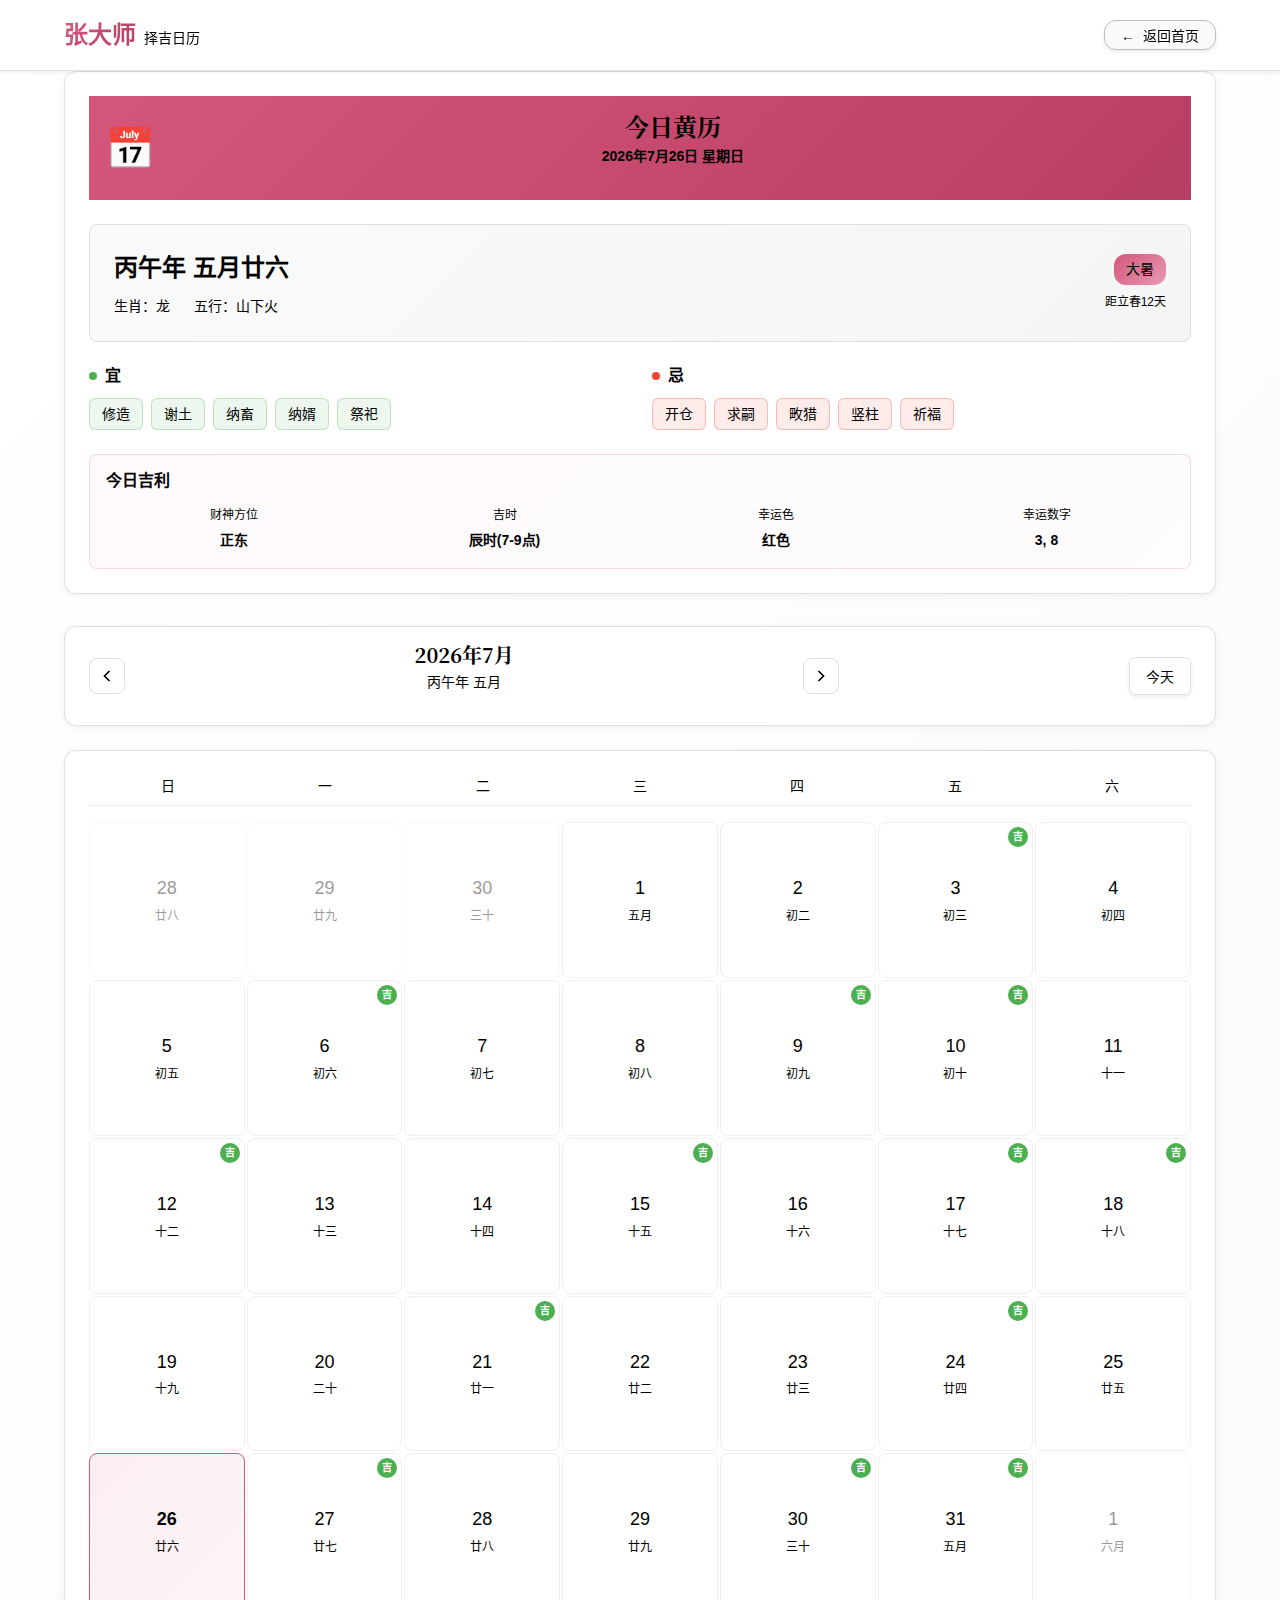
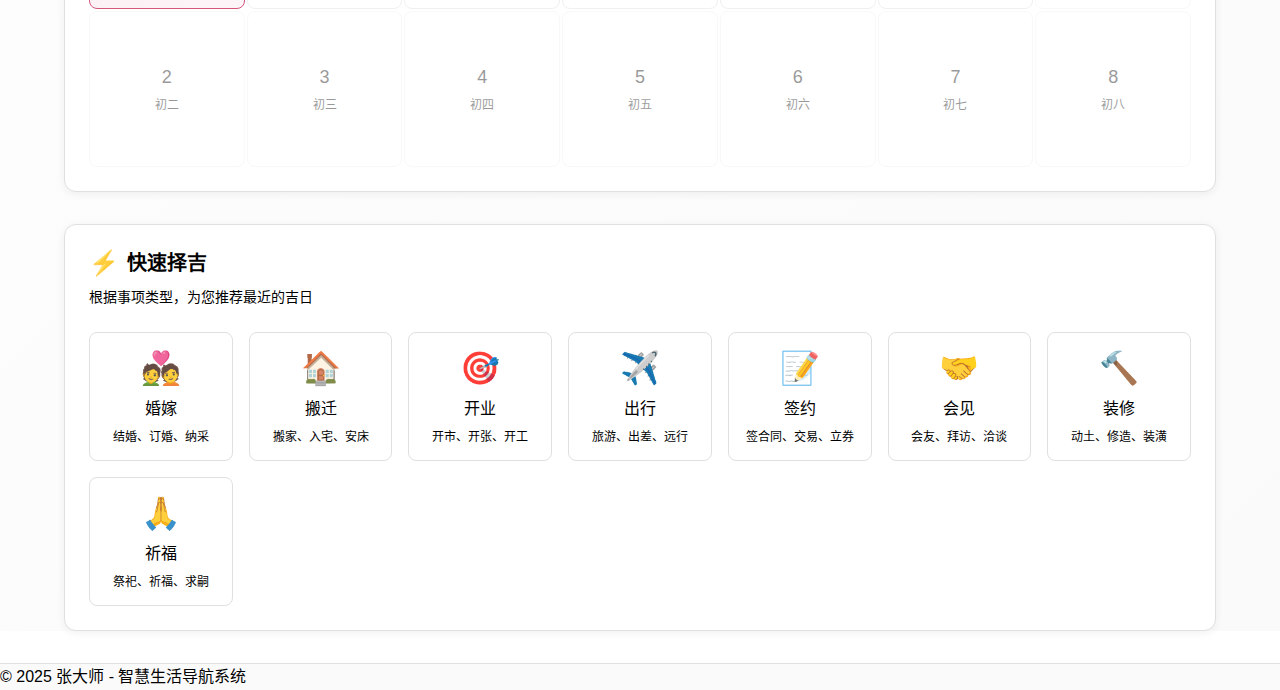
<file: calendar.html>
<!DOCTYPE html>
<html lang="zh-CN">
<head>
    <meta charset="UTF-8">
    <meta name="viewport" content="width=device-width, initial-scale=1.0">
    <meta name="description" content="择吉日历 - 张大师智慧生活导航系统">
    <title>择吉日历 - 张大师</title>

    <!-- 引入样式文件 -->
    <link rel="stylesheet" href="css/common.css">
    <link rel="stylesheet" href="css/light-theme.css">
    <link rel="stylesheet" href="css/components.css">
    <link rel="stylesheet" href="css/components-light.css">
    <link rel="stylesheet" href="css/color-optimization.css">
    <link rel="stylesheet" href="css/subpage-light-fix.css">
    <link rel="stylesheet" href="css/calendar.css">
    <!-- 全局浅色主题覆盖 -->
    <link rel="stylesheet" href="css/global-light-override.css">
</head>
<body>
    <!-- 页面头部 -->
    <header class="app-header">
        <div class="header-content">
            <div class="logo-area">
                <a href="index.html" class="logo-link">
                    <span class="logo-text">张大师</span>
                </a>
                <span class="logo-subtitle">择吉日历</span>
            </div>
            <div class="header-actions">
                <button class="btn btn-secondary" onclick="window.location.href='index.html'">
                    <span style="margin-right: 4px;">←</span> 返回首页
                </button>
            </div>
        </div>
    </header>

    <!-- 主要内容 -->
    <main class="app-main">
        <div class="container">
            <!-- 今日黄历概览 -->
            <section class="today-almanac card">
                <div class="almanac-header">
                    <div class="almanac-icon">📅</div>
                    <div class="almanac-info">
                        <h2 class="almanac-title">今日黄历</h2>
                        <p class="almanac-date" id="todayDate">
                            2025年9月26日 星期五
                        </p>
                    </div>
                </div>

                <!-- 农历信息 -->
                <div class="lunar-info-box">
                    <div class="lunar-main">
                        <div class="lunar-date-large" id="todayLunar">
                            甲辰年 腊月初八
                        </div>
                        <div class="lunar-detail">
                            <span class="zodiac-info">生肖：龙</span>
                            <span class="wuxing-info">五行：山下火</span>
                        </div>
                    </div>
                    <div class="solar-term">
                        <span class="term-badge" id="solarTerm">大寒</span>
                        <span class="term-countdown">距立春12天</span>
                    </div>
                </div>

                <!-- 今日宜忌 -->
                <div class="today-yiji">
                    <div class="yi-section">
                        <h4 class="yiji-header">
                            <span class="dot-green"></span> 宜
                        </h4>
                        <div class="yiji-tags">
                            <span class="tag-yi">祭祀</span>
                            <span class="tag-yi">沐浴</span>
                            <span class="tag-yi">理发</span>
                            <span class="tag-yi">整容</span>
                            <span class="tag-yi">进人口</span>
                        </div>
                    </div>
                    <div class="ji-section">
                        <h4 class="yiji-header">
                            <span class="dot-red"></span> 忌
                        </h4>
                        <div class="yiji-tags">
                            <span class="tag-ji">嫁娶</span>
                            <span class="tag-ji">动土</span>
                            <span class="tag-ji">造房</span>
                            <span class="tag-ji">开市</span>
                            <span class="tag-ji">入宅</span>
                        </div>
                    </div>
                </div>

                <!-- 今日吉利 -->
                <div class="lucky-info">
                    <h4 class="lucky-title">今日吉利</h4>
                    <div class="lucky-grid">
                        <div class="lucky-item">
                            <span class="lucky-label">财神方位</span>
                            <span class="lucky-value">正东</span>
                        </div>
                        <div class="lucky-item">
                            <span class="lucky-label">吉时</span>
                            <span class="lucky-value">辰时(7-9点)</span>
                        </div>
                        <div class="lucky-item">
                            <span class="lucky-label">幸运色</span>
                            <span class="lucky-value">红色</span>
                        </div>
                        <div class="lucky-item">
                            <span class="lucky-label">幸运数字</span>
                            <span class="lucky-value">3, 8</span>
                        </div>
                    </div>
                </div>
            </section>

            <!-- 月份导航 -->
            <section class="month-nav card">
                <button class="btn-icon" onclick="changeMonth(-1)">
                    <svg width="20" height="20" viewBox="0 0 24 24" fill="none" stroke="currentColor" stroke-width="2">
                        <polyline points="15 18 9 12 15 6"></polyline>
                    </svg>
                </button>
                <div class="month-display">
                    <h2 id="currentMonth" class="month-title">2025年9月</h2>
                    <p id="currentLunarMonth" class="lunar-month">乙巳年 八月</p>
                </div>
                <button class="btn-icon" onclick="changeMonth(1)">
                    <svg width="20" height="20" viewBox="0 0 24 24" fill="none" stroke="currentColor" stroke-width="2">
                        <polyline points="9 18 15 12 9 6"></polyline>
                    </svg>
                </button>
                <button class="btn btn-outline" onclick="goToToday()">今天</button>
            </section>

            <!-- 日历网格 -->
            <section class="calendar-grid card">
                <div class="weekdays">
                    <div class="weekday weekend">日</div>
                    <div class="weekday">一</div>
                    <div class="weekday">二</div>
                    <div class="weekday">三</div>
                    <div class="weekday">四</div>
                    <div class="weekday">五</div>
                    <div class="weekday weekend">六</div>
                </div>
                <div id="calendarDays" class="days-grid">
                    <!-- 日期将通过JavaScript动态生成 -->
                </div>
            </section>

            <!-- 选中日期详情 -->
            <section class="date-detail card" id="dateDetail" style="display: none;">
                <h3 class="detail-title">
                    <span class="detail-icon">📆</span>
                    日期详情
                </h3>
                <div class="detail-content">
                    <div class="detail-grid">
                        <div class="detail-item">
                            <span class="detail-label">公历：</span>
                            <span id="detailSolar" class="detail-value">2025年9月26日</span>
                        </div>
                        <div class="detail-item">
                            <span class="detail-label">农历：</span>
                            <span id="detailLunar" class="detail-value">八月廿六</span>
                        </div>
                        <div class="detail-item">
                            <span class="detail-label">干支：</span>
                            <span id="detailGanzhi" class="detail-value">甲辰年 癸酉月 壬午日</span>
                        </div>
                        <div class="detail-item">
                            <span class="detail-label">五行：</span>
                            <span id="detailWuxing" class="detail-value">木火</span>
                        </div>
                        <div class="detail-item">
                            <span class="detail-label">生肖：</span>
                            <span id="detailZodiac" class="detail-value">龙</span>
                        </div>
                        <div class="detail-item">
                            <span class="detail-label">节气：</span>
                            <span id="detailSolarTerm" class="detail-value">秋分</span>
                        </div>
                    </div>
                </div>

                <div class="yiji-section">
                    <div class="yi-section">
                        <h4 class="yiji-title">
                            <span class="dot-green"></span> 宜
                        </h4>
                        <div id="yiList" class="yiji-list">
                            <!-- 动态生成 -->
                        </div>
                    </div>
                    <div class="ji-section">
                        <h4 class="yiji-title">
                            <span class="dot-red"></span> 忌
                        </h4>
                        <div id="jiList" class="yiji-list">
                            <!-- 动态生成 -->
                        </div>
                    </div>
                </div>

                <div class="jishi-section">
                    <h4 class="jishi-title">吉时</h4>
                    <div class="jishi-grid" id="jishiGrid">
                        <!-- 动态生成时辰信息 -->
                    </div>
                </div>

                <div class="action-buttons">
                    <button class="btn btn-primary" onclick="selectDate()">
                        <span>✅</span> 选择此日
                    </button>
                    <button class="btn btn-secondary" onclick="shareDate()">
                        <span>📤</span> 分享
                    </button>
                </div>
            </section>

            <!-- 快速择吉 -->
            <section class="quick-select card">
                <h3 class="section-title">
                    <span class="section-icon">⚡</span>
                    快速择吉
                </h3>
                <p class="section-desc">根据事项类型，为您推荐最近的吉日</p>
                <div class="event-buttons">
                    <button class="event-btn" onclick="findAuspiciousDate('wedding')">
                        <span class="event-icon">💑</span>
                        <span class="event-name">婚嫁</span>
                        <span class="event-desc">结婚、订婚、纳采</span>
                    </button>
                    <button class="event-btn" onclick="findAuspiciousDate('moving')">
                        <span class="event-icon">🏠</span>
                        <span class="event-name">搬迁</span>
                        <span class="event-desc">搬家、入宅、安床</span>
                    </button>
                    <button class="event-btn" onclick="findAuspiciousDate('opening')">
                        <span class="event-icon">🎯</span>
                        <span class="event-name">开业</span>
                        <span class="event-desc">开市、开张、开工</span>
                    </button>
                    <button class="event-btn" onclick="findAuspiciousDate('travel')">
                        <span class="event-icon">✈️</span>
                        <span class="event-name">出行</span>
                        <span class="event-desc">旅游、出差、远行</span>
                    </button>
                    <button class="event-btn" onclick="findAuspiciousDate('contract')">
                        <span class="event-icon">📝</span>
                        <span class="event-name">签约</span>
                        <span class="event-desc">签合同、交易、立券</span>
                    </button>
                    <button class="event-btn" onclick="findAuspiciousDate('meeting')">
                        <span class="event-icon">🤝</span>
                        <span class="event-name">会见</span>
                        <span class="event-desc">会友、拜访、洽谈</span>
                    </button>
                    <button class="event-btn" onclick="findAuspiciousDate('decoration')">
                        <span class="event-icon">🔨</span>
                        <span class="event-name">装修</span>
                        <span class="event-desc">动土、修造、装潢</span>
                    </button>
                    <button class="event-btn" onclick="findAuspiciousDate('blessing')">
                        <span class="event-icon">🙏</span>
                        <span class="event-name">祈福</span>
                        <span class="event-desc">祭祀、祈福、求嗣</span>
                    </button>
                </div>
            </section>

            <!-- 吉日推荐 -->
            <section class="auspicious-dates card" id="auspiciousDates" style="display: none;">
                <h3 class="section-title">
                    <span class="section-icon">✨</span>
                    吉日推荐
                </h3>
                <div id="recommendedDates" class="recommended-dates">
                    <!-- 动态生成推荐日期 -->
                </div>
            </section>
        </div>
    </main>

    <!-- 页面底部 -->
    <footer class="app-footer">
        <p>© 2025 张大师 - 智慧生活导航系统</p>
    </footer>

    <!-- 引入JavaScript文件 -->
    <script src="js/common.js"></script>
    <script src="js/calendar.js"></script>
</body>
</html>
</file>
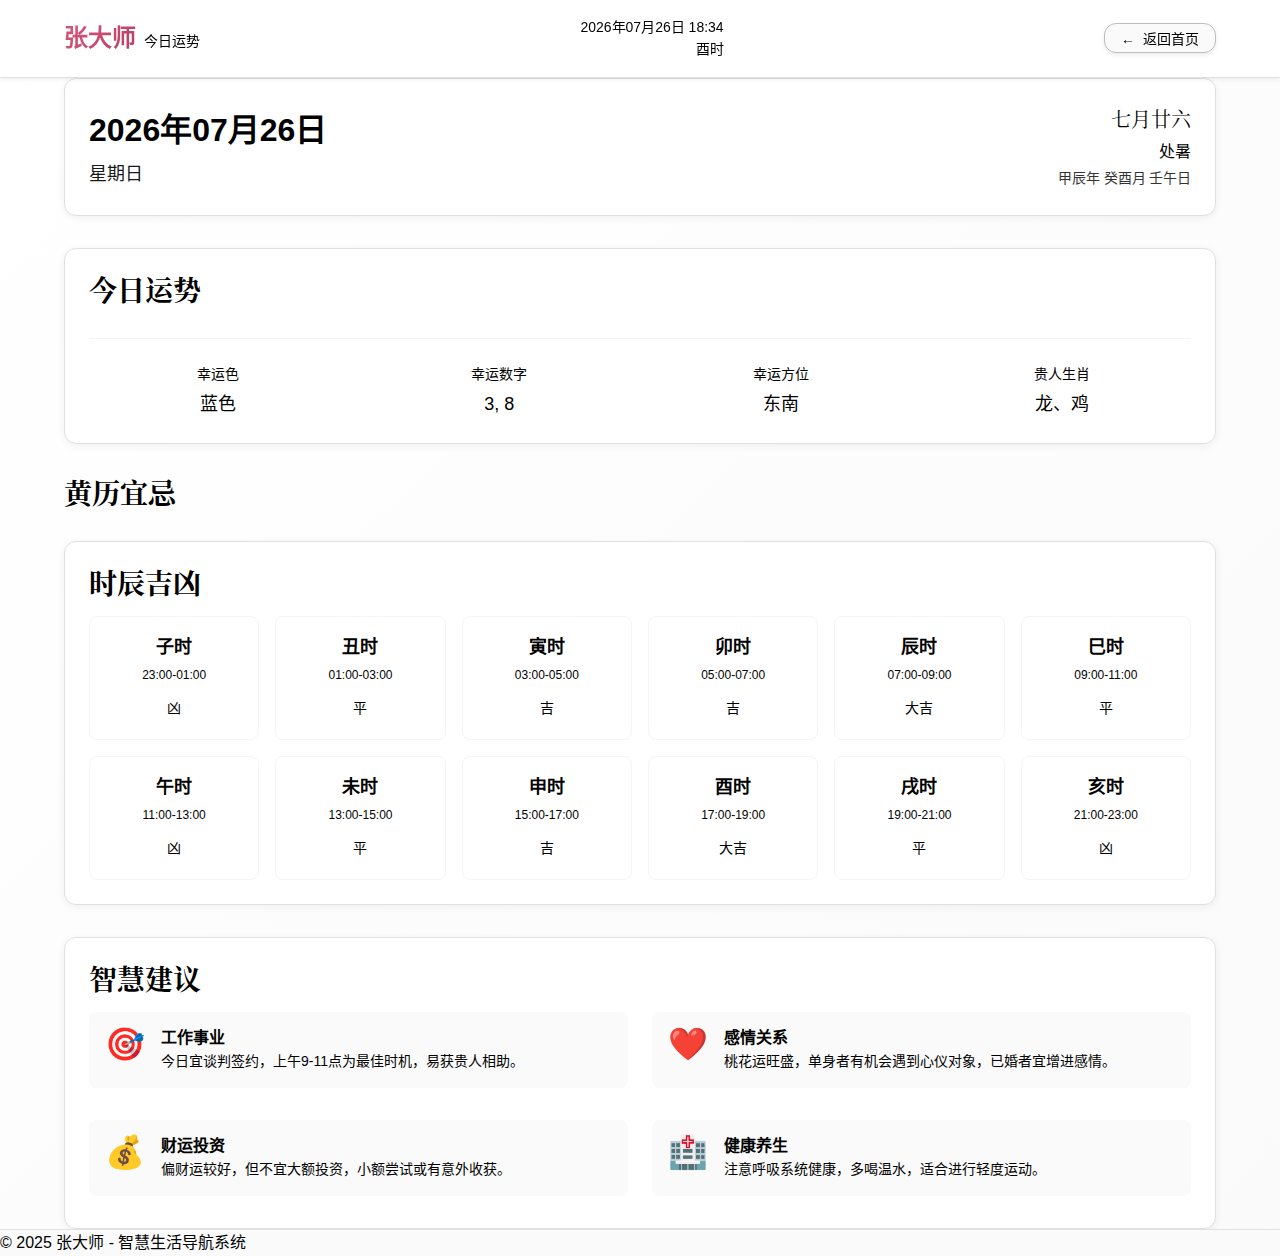
<file: fortune.html>
<!DOCTYPE html>
<html lang="zh-CN">
<head>
    <meta charset="UTF-8">
    <meta name="viewport" content="width=device-width, initial-scale=1.0">
    <meta name="description" content="今日运势 - 张大师智慧生活导航系统">
    <title>今日运势 - 张大师</title>

    <!-- 引入样式文件 -->
    <link rel="stylesheet" href="css/common.css">
    <link rel="stylesheet" href="css/light-theme.css">
    <link rel="stylesheet" href="css/components.css">
    <link rel="stylesheet" href="css/components-light.css">
    <link rel="stylesheet" href="css/color-optimization.css">
    <link rel="stylesheet" href="css/subpage-light-fix.css">
    <link rel="stylesheet" href="css/fortune.css">
    <!-- 全局浅色主题覆盖 -->
    <link rel="stylesheet" href="css/global-light-override.css">
</head>
<body>
    <!-- 页面头部 -->
    <header class="app-header">
        <div class="header-content">
            <div class="logo-area">
                <a href="index.html" class="logo-link">
                    <span class="logo-text">张大师</span>
                </a>
                <span class="logo-subtitle">今日运势</span>
            </div>
            <div class="header-info">
                <span id="currentDateTime"></span>
                <span id="currentShiChen"></span>
            </div>
            <div class="header-actions">
                <button class="btn btn-secondary" onclick="window.location.href='index.html'">
                    <span style="margin-right: 4px;">←</span> 返回首页
                </button>
            </div>
        </div>
    </header>

    <!-- 主要内容 -->
    <main class="app-main">
        <div class="container">
            <!-- 日期信息 -->
            <section class="date-info-card card">
                <div class="date-content">
                    <div class="solar-info">
                        <div class="solar-date" id="solarDate">2025年9月26日</div>
                        <div class="weekday" id="weekday">星期五</div>
                    </div>
                    <div class="lunar-info">
                        <div class="lunar-date" id="lunarDate">农历八月廿六</div>
                        <div class="solar-term" id="solarTerm">秋分</div>
                        <div class="ganzhi" id="ganzhiDate">甲辰年 癸酉月 壬午日</div>
                    </div>
                </div>
            </section>

            <!-- 综合运势 -->
            <section class="overall-fortune card">
                <h2 class="section-title">今日运势</h2>
                <div id="fortuneDashboard"></div>

                <div class="lucky-elements">
                    <div class="lucky-item">
                        <span class="lucky-label">幸运色</span>
                        <span class="lucky-value" id="luckyColor">蓝色</span>
                    </div>
                    <div class="lucky-item">
                        <span class="lucky-label">幸运数字</span>
                        <span class="lucky-value" id="luckyNumber">3, 8</span>
                    </div>
                    <div class="lucky-item">
                        <span class="lucky-label">幸运方位</span>
                        <span class="lucky-value" id="luckyDirection">东南</span>
                    </div>
                    <div class="lucky-item">
                        <span class="lucky-label">贵人生肖</span>
                        <span class="lucky-value" id="luckyZodiac">龙、鸡</span>
                    </div>
                </div>
            </section>

            <!-- 黄历宜忌 -->
            <section class="almanac-section">
                <h2 class="section-title">黄历宜忌</h2>
                <div id="almanacCard"></div>
            </section>

            <!-- 时辰吉凶 -->
            <section class="shichen-section card">
                <h2 class="section-title">时辰吉凶</h2>
                <div class="shichen-grid">
                    <div class="shichen-slot" data-time="子时">
                        <div class="shichen-name">子时</div>
                        <div class="shichen-period">23:00-01:00</div>
                        <div class="shichen-status bad">凶</div>
                    </div>
                    <div class="shichen-slot" data-time="丑时">
                        <div class="shichen-name">丑时</div>
                        <div class="shichen-period">01:00-03:00</div>
                        <div class="shichen-status normal">平</div>
                    </div>
                    <div class="shichen-slot" data-time="寅时">
                        <div class="shichen-name">寅时</div>
                        <div class="shichen-period">03:00-05:00</div>
                        <div class="shichen-status good">吉</div>
                    </div>
                    <div class="shichen-slot" data-time="卯时">
                        <div class="shichen-name">卯时</div>
                        <div class="shichen-period">05:00-07:00</div>
                        <div class="shichen-status good">吉</div>
                    </div>
                    <div class="shichen-slot" data-time="辰时">
                        <div class="shichen-name">辰时</div>
                        <div class="shichen-period">07:00-09:00</div>
                        <div class="shichen-status excellent">大吉</div>
                    </div>
                    <div class="shichen-slot" data-time="巳时">
                        <div class="shichen-name">巳时</div>
                        <div class="shichen-period">09:00-11:00</div>
                        <div class="shichen-status normal">平</div>
                    </div>
                    <div class="shichen-slot" data-time="午时">
                        <div class="shichen-name">午时</div>
                        <div class="shichen-period">11:00-13:00</div>
                        <div class="shichen-status bad">凶</div>
                    </div>
                    <div class="shichen-slot" data-time="未时">
                        <div class="shichen-name">未时</div>
                        <div class="shichen-period">13:00-15:00</div>
                        <div class="shichen-status normal">平</div>
                    </div>
                    <div class="shichen-slot" data-time="申时">
                        <div class="shichen-name">申时</div>
                        <div class="shichen-period">15:00-17:00</div>
                        <div class="shichen-status good">吉</div>
                    </div>
                    <div class="shichen-slot" data-time="酉时">
                        <div class="shichen-name">酉时</div>
                        <div class="shichen-period">17:00-19:00</div>
                        <div class="shichen-status excellent">大吉</div>
                    </div>
                    <div class="shichen-slot" data-time="戌时">
                        <div class="shichen-name">戌时</div>
                        <div class="shichen-period">19:00-21:00</div>
                        <div class="shichen-status normal">平</div>
                    </div>
                    <div class="shichen-slot" data-time="亥时">
                        <div class="shichen-name">亥时</div>
                        <div class="shichen-period">21:00-23:00</div>
                        <div class="shichen-status bad">凶</div>
                    </div>
                </div>
            </section>

            <!-- 今日建议 -->
            <section class="suggestions card">
                <h2 class="section-title">智慧建议</h2>
                <div class="suggestion-list">
                    <div class="suggestion-item">
                        <span class="suggestion-icon">🎯</span>
                        <div class="suggestion-content">
                            <h4>工作事业</h4>
                            <p id="careerAdvice">今日宜谈判签约，上午9-11点为最佳时机，易获贵人相助。</p>
                        </div>
                    </div>
                    <div class="suggestion-item">
                        <span class="suggestion-icon">❤️</span>
                        <div class="suggestion-content">
                            <h4>感情关系</h4>
                            <p id="loveAdvice">桃花运旺盛，单身者有机会遇到心仪对象，已婚者宜增进感情。</p>
                        </div>
                    </div>
                    <div class="suggestion-item">
                        <span class="suggestion-icon">💰</span>
                        <div class="suggestion-content">
                            <h4>财运投资</h4>
                            <p id="wealthAdvice">偏财运较好，但不宜大额投资，小额尝试或有意外收获。</p>
                        </div>
                    </div>
                    <div class="suggestion-item">
                        <span class="suggestion-icon">🏥</span>
                        <div class="suggestion-content">
                            <h4>健康养生</h4>
                            <p id="healthAdvice">注意呼吸系统健康，多喝温水，适合进行轻度运动。</p>
                        </div>
                    </div>
                </div>
            </section>
        </div>
    </main>

    <!-- 页面底部 -->
    <footer class="app-footer">
        <p>© 2025 张大师 - 智慧生活导航系统</p>
    </footer>

    <!-- 引入JavaScript文件 -->
    <script src="js/common.js"></script>
    <script src="js/components.js"></script>
    <script src="js/fortune.js"></script>
</body>
</html>
</file>
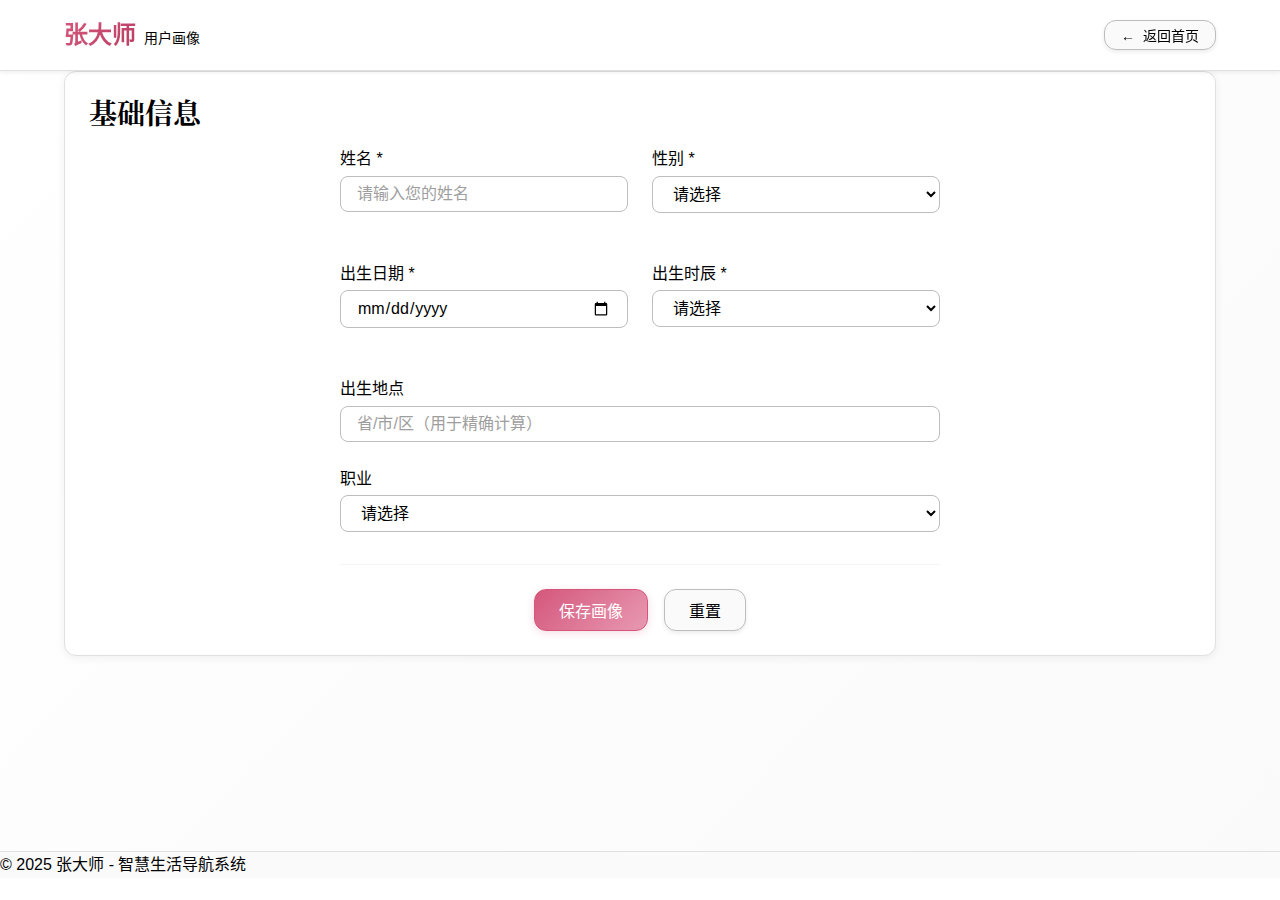
<file: profile.html>
<!DOCTYPE html>
<html lang="zh-CN">
<head>
    <meta charset="UTF-8">
    <meta name="viewport" content="width=device-width, initial-scale=1.0">
    <meta name="description" content="用户画像设置 - 张大师智慧生活导航系统">
    <title>用户画像 - 张大师</title>

    <!-- 引入样式文件 -->
    <link rel="stylesheet" href="css/common.css">
    <link rel="stylesheet" href="css/light-theme.css">
    <link rel="stylesheet" href="css/components.css">
    <link rel="stylesheet" href="css/components-light.css">
    <link rel="stylesheet" href="css/color-optimization.css">
    <link rel="stylesheet" href="css/subpage-light-fix.css">
    <link rel="stylesheet" href="css/profile.css">
    <!-- 全局浅色主题覆盖 -->
    <link rel="stylesheet" href="css/global-light-override.css">
</head>
<body>
    <!-- 页面头部 -->
    <header class="app-header">
        <div class="header-content">
            <div class="logo-area">
                <a href="index.html" class="logo-link">
                    <span class="logo-text">张大师</span>
                </a>
                <span class="logo-subtitle">用户画像</span>
            </div>
            <div class="header-actions">
                <button class="btn btn-secondary" onclick="window.location.href='index.html'">
                    <span style="margin-right: 4px;">←</span> 返回首页
                </button>
            </div>
        </div>
    </header>

    <!-- 主要内容 -->
    <main class="app-main">
        <div class="container">
            <!-- 用户信息卡片 -->
            <section class="profile-card card">
                <h2 class="section-title">基础信息</h2>
                <form id="profileForm" class="profile-form">
                    <div class="form-row">
                        <div class="form-group">
                            <label class="form-label">姓名 *</label>
                            <input type="text" name="name" class="form-input" placeholder="请输入您的姓名" required>
                        </div>
                        <div class="form-group">
                            <label class="form-label">性别 *</label>
                            <select name="gender" class="form-select" required>
                                <option value="">请选择</option>
                                <option value="male">男</option>
                                <option value="female">女</option>
                            </select>
                        </div>
                    </div>

                    <div class="form-row">
                        <div class="form-group">
                            <label class="form-label">出生日期 *</label>
                            <input type="date" name="birthDate" class="form-input" required>
                        </div>
                        <div class="form-group">
                            <label class="form-label">出生时辰 *</label>
                            <select name="birthTime" class="form-select" required>
                                <option value="">请选择</option>
                                <option value="子">子时 (23:00-01:00)</option>
                                <option value="丑">丑时 (01:00-03:00)</option>
                                <option value="寅">寅时 (03:00-05:00)</option>
                                <option value="卯">卯时 (05:00-07:00)</option>
                                <option value="辰">辰时 (07:00-09:00)</option>
                                <option value="巳">巳时 (09:00-11:00)</option>
                                <option value="午">午时 (11:00-13:00)</option>
                                <option value="未">未时 (13:00-15:00)</option>
                                <option value="申">申时 (15:00-17:00)</option>
                                <option value="酉">酉时 (17:00-19:00)</option>
                                <option value="戌">戌时 (19:00-21:00)</option>
                                <option value="亥">亥时 (21:00-23:00)</option>
                            </select>
                        </div>
                    </div>

                    <div class="form-group">
                        <label class="form-label">出生地点</label>
                        <input type="text" name="birthPlace" class="form-input" placeholder="省/市/区（用于精确计算）">
                    </div>

                    <div class="form-group">
                        <label class="form-label">职业</label>
                        <select name="career" class="form-select">
                            <option value="">请选择</option>
                            <option value="business">商业/贸易</option>
                            <option value="tech">科技/互联网</option>
                            <option value="finance">金融/投资</option>
                            <option value="education">教育/培训</option>
                            <option value="medical">医疗/健康</option>
                            <option value="art">艺术/设计</option>
                            <option value="service">服务业</option>
                            <option value="government">政府/公务员</option>
                            <option value="freelance">自由职业</option>
                            <option value="student">学生</option>
                            <option value="other">其他</option>
                        </select>
                    </div>

                    <div class="form-actions">
                        <button type="submit" class="btn btn-primary">保存画像</button>
                        <button type="button" class="btn btn-secondary" onclick="resetForm()">重置</button>
                    </div>
                </form>
            </section>

            <!-- 命理分析 -->
            <section class="analysis-card card" id="analysisSection" style="display: none;">
                <h2 class="section-title">命理分析</h2>

                <div class="analysis-content">
                    <!-- 八字信息 -->
                    <div class="bazi-info">
                        <h3>生辰八字</h3>
                        <div class="bazi-display" id="baziDisplay">
                            <span class="bazi-item">年柱: <strong id="yearPillar">-</strong></span>
                            <span class="bazi-item">月柱: <strong id="monthPillar">-</strong></span>
                            <span class="bazi-item">日柱: <strong id="dayPillar">-</strong></span>
                            <span class="bazi-item">时柱: <strong id="hourPillar">-</strong></span>
                        </div>
                    </div>

                    <!-- 五行分析 -->
                    <div class="wuxing-analysis">
                        <h3>五行分析</h3>
                        <div class="wuxing-chart" id="wuxingChart">
                            <div class="wuxing-item">
                                <span class="element-name">金</span>
                                <div class="element-bar">
                                    <div class="element-fill" data-element="metal" style="width: 0%"></div>
                                </div>
                                <span class="element-value">0%</span>
                            </div>
                            <div class="wuxing-item">
                                <span class="element-name">木</span>
                                <div class="element-bar">
                                    <div class="element-fill" data-element="wood" style="width: 0%"></div>
                                </div>
                                <span class="element-value">0%</span>
                            </div>
                            <div class="wuxing-item">
                                <span class="element-name">水</span>
                                <div class="element-bar">
                                    <div class="element-fill" data-element="water" style="width: 0%"></div>
                                </div>
                                <span class="element-value">0%</span>
                            </div>
                            <div class="wuxing-item">
                                <span class="element-name">火</span>
                                <div class="element-bar">
                                    <div class="element-fill" data-element="fire" style="width: 0%"></div>
                                </div>
                                <span class="element-value">0%</span>
                            </div>
                            <div class="wuxing-item">
                                <span class="element-name">土</span>
                                <div class="element-bar">
                                    <div class="element-fill" data-element="earth" style="width: 0%"></div>
                                </div>
                                <span class="element-value">0%</span>
                            </div>
                        </div>
                        <div class="wuxing-summary" id="wuxingSummary">
                            <!-- 五行分析总结将在这里显示 -->
                        </div>
                    </div>

                    <!-- 性格特征 -->
                    <div class="personality-traits">
                        <h3>性格特征</h3>
                        <div class="traits-list" id="traitsList">
                            <!-- 性格特征将在这里显示 -->
                        </div>
                    </div>
                </div>
            </section>
        </div>
    </main>

    <!-- 页面底部 -->
    <footer class="app-footer">
        <p>© 2025 张大师 - 智慧生活导航系统</p>
    </footer>

    <!-- 引入JavaScript文件 -->
    <script src="js/common.js"></script>
    <script src="js/components.js"></script>
    <script src="js/profile.js"></script>
</body>
</html>
</file>
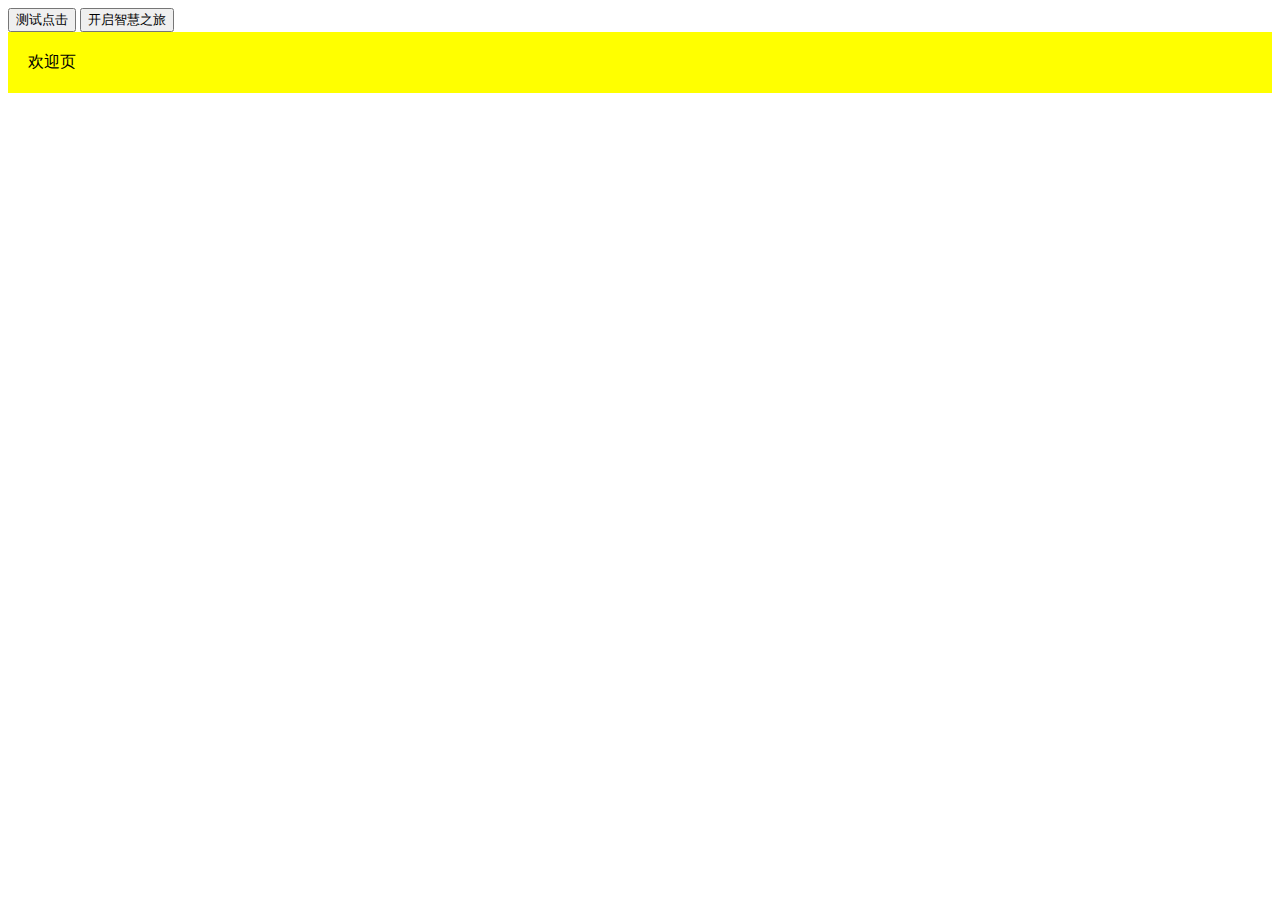
<file: test-button.html>
<!DOCTYPE html>
<html>
<head>
    <title>测试按钮</title>
</head>
<body>
    <button onclick="testClick()">测试点击</button>
    <button onclick="startJourney()">开启智慧之旅</button>

    <div id="welcomePage" style="background: yellow; padding: 20px;">
        欢迎页
    </div>
    <div id="mainApp" style="display: none; background: green; padding: 20px;">
        主应用页
    </div>

    <script>
        function testClick() {
            console.log('Test button clicked!');
            alert('按钮工作正常！');
        }

        function startJourney() {
            console.log('startJourney called from test');
            const welcomePage = document.getElementById('welcomePage');
            const mainApp = document.getElementById('mainApp');

            if (welcomePage && mainApp) {
                welcomePage.style.display = 'none';
                mainApp.style.display = 'block';
                alert('切换成功！');
            } else {
                alert('找不到元素！');
            }
        }
    </script>
</body>
</html>
</file>
<file: css/light-theme.css>
/* ================================
   浅色主题 - 张大师智慧生活导航系统
   基于WDCC 2025设计美学的明亮配色方案
   ================================ */

:root {
    /* ====================
       主题色 - 明亮雅致
       ==================== */
    --color-primary: #D4577B;        /* 辛演粉 - 主色调 */
    --color-primary-light: #E899B3;  /* 浅粉 */
    --color-primary-dark: #B93E63;   /* 深粉 */
    --color-primary-rgb: 212, 87, 123;

    /* 辅助主色 */
    --color-secondary: #3AADA8;      /* 鼎和青 - 清新雅致 */
    --color-secondary-light: #6FC9C5;
    --color-secondary-dark: #2B9490;

    /* 点缀色 */
    --color-accent-gold: #C9962D;    /* 霜礼金 - 更深的金色用于浅色背景 */
    --color-accent-blue: #4A6FB5;    /* 醉阴蓝 - 深邃神秘 */

    /* ====================
       功能色 - 清新明亮
       ==================== */
    --color-success: #2E7D32;        /* 成功绿 */
    --color-warning: #F57C00;        /* 警告橙 */
    --color-danger: #C62828;         /* 危险红 */
    --color-info: #1976D2;           /* 信息蓝 */

    /* ====================
       五行配色 - 明亮版本
       ==================== */
    --color-wood: #4CAF50;     /* 木 - 翠绿 */
    --color-fire: #F44336;     /* 火 - 朱红 */
    --color-earth: #FF9800;    /* 土 - 橙黄 */
    --color-metal: #9E9E9E;    /* 金 - 银灰 */
    --color-water: #2196F3;    /* 水 - 天蓝 */

    /* ====================
       背景色 - 明亮清爽
       ==================== */
    --bg-primary: #FFFFFF;           /* 主背景 - 纯白 */
    --bg-secondary: #FAFAFA;         /* 次背景 - 淡灰白 */
    --bg-tertiary: #F5F5F5;          /* 第三层 - 浅灰 */
    --bg-card: #FFFFFF;              /* 卡片背景 */
    --bg-overlay: rgba(255, 255, 255, 0.95); /* 遮罩层 */

    /* 特殊背景 */
    --bg-gradient-soft: linear-gradient(135deg, #FFFFFF 0%, #FFF5F7 50%, #F0FFFE 100%);
    --bg-gradient-elegant: linear-gradient(135deg,
        rgba(212, 87, 123, 0.03) 0%,
        rgba(58, 173, 168, 0.03) 50%,
        rgba(212, 161, 95, 0.03) 100%);

    /* ====================
       文本色 - 深色易读
       ==================== */
    --text-primary: #212121;         /* 主文本 - 深灰 */
    --text-secondary: #616161;       /* 次要文本 - 中灰 */
    --text-muted: #9E9E9E;          /* 弱化文本 - 浅灰 */
    --text-accent-pink: #D4577B;     /* 强调文本 - 粉色 */
    --text-accent-gold: #C9962D;     /* 强调文本 - 金色 */
    --text-inverse: #FFFFFF;         /* 反色文本 */

    /* ====================
       边框色 - 柔和分隔
       ==================== */
    --border-light: #E0E0E0;
    --border-medium: #BDBDBD;
    --border-strong: #9E9E9E;
    --border-accent: rgba(212, 87, 123, 0.3);
    --border-elegant: linear-gradient(135deg,
        rgba(212, 87, 123, 0.2),
        rgba(212, 161, 95, 0.2));

    /* ====================
       阴影 - 轻柔层次
       ==================== */
    --shadow-sm: 0 1px 3px rgba(0, 0, 0, 0.08);
    --shadow-md: 0 2px 8px rgba(0, 0, 0, 0.1);
    --shadow-lg: 0 4px 16px rgba(0, 0, 0, 0.12);
    --shadow-xl: 0 8px 32px rgba(0, 0, 0, 0.15);

    --shadow-glow-pink: 0 0 20px rgba(212, 87, 123, 0.2);
    --shadow-glow-gold: 0 0 20px rgba(201, 150, 45, 0.2);
    --shadow-glow-cyan: 0 0 20px rgba(58, 173, 168, 0.2);
    --shadow-glow-blue: 0 0 20px rgba(74, 111, 181, 0.2);

    /* ====================
       渐变色 - 柔和过渡
       ==================== */
    --gradient-primary: linear-gradient(135deg, #D4577B 0%, #E899B3 100%);
    --gradient-secondary: linear-gradient(135deg, #3AADA8 0%, #6FC9C5 100%);
    --gradient-gold: linear-gradient(135deg, #C9962D 0%, #E6C157 100%);
    --gradient-mystic: linear-gradient(135deg, #4A6FB5 0%, #7A9FD5 100%);

    /* 多彩渐变 */
    --gradient-elegant: linear-gradient(135deg,
        #D4577B 0%,
        #3AADA8 33%,
        #C9962D 66%,
        #4A6FB5 100%);

    --gradient-aurora: linear-gradient(135deg,
        rgba(212, 87, 123, 0.1) 0%,
        rgba(58, 173, 168, 0.1) 25%,
        rgba(201, 150, 45, 0.1) 50%,
        rgba(74, 111, 181, 0.1) 75%,
        rgba(212, 87, 123, 0.1) 100%);
}

/* ====================
   全局样式覆盖
   ==================== */

/* 全局背景 */
body {
    background: var(--bg-gradient-soft);
    color: var(--text-primary);
}

/* 欢迎页优化 - 保持原有视频效果的深色背景 */
.welcome-page {
    background: linear-gradient(135deg, #0a0e27 0%, #1a0033 50%, #0a0e27 100%);
    color: #F5F0E8;
}

/* 欢迎页的特殊处理 */
.welcome-page .master-title,
.welcome-page .master-subtitle,
.welcome-page .master-desc {
    color: #F5F0E8;
}

.welcome-page .btn-primary {
    background: linear-gradient(135deg, #D4577B 0%, #B93E63 100%);
    color: #FFFFFF;
}

/* 主应用页面 */
.main-app {
    background: var(--bg-primary);
}

/* 卡片样式优化 */
.card {
    background: var(--bg-card);
    border: 1px solid var(--border-light);
    box-shadow: var(--shadow-md);
    backdrop-filter: none;
}

.card:hover {
    box-shadow: var(--shadow-lg);
    border-color: var(--border-accent);
}

/* 按钮样式优化 */
.btn-primary {
    background: var(--gradient-primary);
    color: var(--text-inverse);
    border: none;
    box-shadow: var(--shadow-md);
}

.btn-primary:hover {
    box-shadow: var(--shadow-lg), var(--shadow-glow-pink);
    transform: translateY(-2px);
}

.btn-secondary {
    background: var(--bg-tertiary);
    color: var(--color-primary);
    border: 1px solid var(--border-medium);
}

.btn-secondary:hover {
    background: var(--bg-secondary);
    border-color: var(--color-primary);
    box-shadow: var(--shadow-md);
}

/* 页面头部优化 */
.app-header {
    background: linear-gradient(135deg,
        var(--bg-card) 0%,
        rgba(212, 87, 123, 0.05) 100%);
    color: var(--text-primary);
    border-bottom: 1px solid var(--border-light);
    box-shadow: var(--shadow-sm);
}

.logo-text {
    background: var(--gradient-primary);
    -webkit-background-clip: text;
    -webkit-text-fill-color: transparent;
    filter: none;
}

.logo-subtitle {
    color: var(--text-secondary);
}

/* 返回按钮优化 */
.header-actions .btn-secondary {
    background: var(--bg-tertiary);
    color: var(--color-primary);
    border: 1px solid var(--border-light);
}

.header-actions .btn-secondary:hover {
    background: var(--color-primary);
    color: var(--text-inverse);
    border-color: var(--color-primary);
}

/* 导航卡片优化 */
.nav-card {
    background: var(--bg-card);
    border: 1px solid var(--border-light);
    box-shadow: var(--shadow-sm);
}

.nav-card:hover {
    transform: translateY(-4px);
    box-shadow: var(--shadow-lg);
    border-color: var(--color-primary);
}

.card-icon {
    filter: none;
}

.card-title {
    color: var(--text-primary);
}

.card-desc {
    color: var(--text-secondary);
}

/* 表单元素优化 */
.form-input,
.form-select,
.form-textarea {
    background: var(--bg-card);
    border: 1px solid var(--border-light);
    color: var(--text-primary);
}

.form-input:focus,
.form-select:focus,
.form-textarea:focus {
    border-color: var(--color-primary);
    box-shadow: 0 0 0 3px rgba(212, 87, 123, 0.1);
    background: var(--bg-card);
}

.form-label {
    color: var(--text-primary);
}

/* 标签样式 */
.tag {
    background: var(--bg-tertiary);
    color: var(--text-primary);
    border: 1px solid var(--border-light);
}

.tag-gold {
    background: rgba(201, 150, 45, 0.1);
    color: var(--color-accent-gold);
    border-color: rgba(201, 150, 45, 0.3);
}

.tag-lucky {
    background: rgba(212, 87, 123, 0.1);
    color: var(--color-primary);
    border-color: var(--border-accent);
}

/* 分割线 */
.divider {
    background: linear-gradient(90deg,
        transparent 0%,
        var(--border-light) 50%,
        transparent 100%);
}

/* 节标题 */
.section-title {
    color: var(--text-primary);
    text-shadow: none;
}

.section-title::after {
    background: var(--gradient-primary);
}

/* 滚动条美化 */
::-webkit-scrollbar {
    width: 10px;
    height: 10px;
}

::-webkit-scrollbar-track {
    background: var(--bg-tertiary);
}

::-webkit-scrollbar-thumb {
    background: var(--gradient-primary);
    border-radius: 5px;
    border: 2px solid var(--bg-tertiary);
}

::-webkit-scrollbar-thumb:hover {
    background: var(--color-primary);
}

/* 粒子效果 - 仅在欢迎页显示 */
.welcome-page .particle {
    background: linear-gradient(45deg,
        rgba(139, 0, 255, 0.6),
        rgba(255, 215, 0, 0.6));
}

/* 主应用页面不显示粒子 */
.main-app .particle {
    display: none;
}
</file>
<file: css/components.css>
/* ================================
   组件样式 - 张大师智慧生活导航系统
   ================================ */

/* ====================
   导航组件
   ==================== */

/* 顶部导航栏 */
.app-header {
    background: linear-gradient(135deg, var(--color-primary), var(--color-primary-dark));
    color: var(--color-white);
    padding: var(--spacing-md) 0;
    box-shadow: var(--shadow-md);
    position: sticky;
    top: 0;
    z-index: 100;
}

.header-content {
    display: flex;
    justify-content: space-between;
    align-items: center;
    max-width: 1200px;
    margin: 0 auto;
    padding: 0 var(--spacing-lg);
}

.logo-area {
    display: flex;
    align-items: baseline;
    gap: var(--spacing-sm);
}

.logo-text {
    font-size: 1.5rem;
    font-family: var(--font-decorative);
    font-weight: bold;
    background: linear-gradient(135deg, var(--color-gold), #FFA500);
    -webkit-background-clip: text;
    -webkit-text-fill-color: transparent;
    background-clip: text;
}

.logo-subtitle {
    font-size: 0.875rem;
    opacity: 0.9;
}

.header-info {
    display: flex;
    flex-direction: column;
    align-items: flex-end;
    font-size: 0.875rem;
}

/* 头部操作区域 */
.header-actions {
    display: flex;
    gap: var(--spacing-sm);
    align-items: center;
}

.header-actions .btn {
    padding: var(--spacing-xs) var(--spacing-md);
    font-size: 0.875rem;
}

.header-actions .btn-secondary {
    background: rgba(255, 255, 255, 0.2);
    color: var(--color-white);
    border: 1px solid rgba(255, 255, 255, 0.3);
    backdrop-filter: blur(10px);
}

.header-actions .btn-secondary:hover {
    background: rgba(255, 255, 255, 0.3);
    border-color: rgba(255, 255, 255, 0.5);
    transform: translateX(-2px);
}

/* 底部导航栏（移动端） */
.bottom-nav {
    position: fixed;
    bottom: 0;
    left: 0;
    right: 0;
    background: var(--color-white);
    box-shadow: 0 -2px 10px rgba(0, 0, 0, 0.1);
    z-index: 100;
    display: none;
}

.nav-items {
    display: flex;
    justify-content: space-around;
    padding: var(--spacing-sm) 0;
}

.nav-item {
    flex: 1;
    display: flex;
    flex-direction: column;
    align-items: center;
    padding: var(--spacing-xs);
    color: var(--color-gray);
    transition: color var(--transition-fast);
    cursor: pointer;
}

.nav-item:hover,
.nav-item.active {
    color: var(--color-primary);
}

.nav-icon {
    font-size: 1.5rem;
    margin-bottom: var(--spacing-xs);
}

.nav-text {
    font-size: 0.75rem;
}

/* ====================
   卡片组件
   ==================== */

/* 导航卡片 */
.nav-card {
    background: var(--color-white);
    border-radius: var(--radius-lg);
    padding: var(--spacing-lg);
    text-align: center;
    cursor: pointer;
    transition: all var(--transition-normal);
    box-shadow: var(--shadow-sm);
    position: relative;
    overflow: hidden;
}

.nav-card::before {
    content: '';
    position: absolute;
    top: 0;
    left: 0;
    right: 0;
    height: 3px;
    background: linear-gradient(90deg, var(--color-primary), var(--color-gold));
    transform: scaleX(0);
    transition: transform var(--transition-normal);
}

.nav-card:hover {
    transform: translateY(-4px);
    box-shadow: var(--shadow-lg);
}

.nav-card:hover::before {
    transform: scaleX(1);
}

.card-icon {
    font-size: 3rem;
    margin-bottom: var(--spacing-md);
    filter: drop-shadow(0 2px 4px rgba(0, 0, 0, 0.1));
}

.card-title {
    font-size: 1.125rem;
    color: var(--color-dark);
    margin-bottom: var(--spacing-sm);
}

.card-desc {
    font-size: 0.875rem;
    color: var(--color-gray);
    line-height: 1.4;
}

/* 信息卡片 */
.info-card {
    background: linear-gradient(135deg, rgba(139, 0, 255, 0.05), rgba(255, 215, 0, 0.05));
    border: 1px solid rgba(139, 0, 255, 0.1);
    border-radius: var(--radius-lg);
    padding: var(--spacing-lg);
    margin-bottom: var(--spacing-md);
}

.info-card-header {
    display: flex;
    justify-content: space-between;
    align-items: center;
    margin-bottom: var(--spacing-md);
}

.info-card-title {
    font-size: 1.125rem;
    color: var(--color-dark);
}

.info-card-badge {
    background: var(--color-gold);
    color: var(--color-white);
    padding: var(--spacing-xs) var(--spacing-sm);
    border-radius: var(--radius-full);
    font-size: 0.75rem;
    font-weight: bold;
}

/* ====================
   运势组件
   ==================== */

/* 运势仪表盘 */
.fortune-dashboard {
    display: flex;
    justify-content: center;
    align-items: center;
    padding: var(--spacing-xl);
    position: relative;
}

.fortune-circle {
    width: 200px;
    height: 200px;
    border-radius: 50%;
    background: conic-gradient(
        from 0deg,
        var(--color-wood) 0deg 72deg,
        var(--color-fire) 72deg 144deg,
        var(--color-earth) 144deg 216deg,
        var(--color-metal) 216deg 288deg,
        var(--color-water) 288deg 360deg
    );
    display: flex;
    justify-content: center;
    align-items: center;
    animation: rotate 30s linear infinite;
    box-shadow: var(--shadow-lg);
}

.fortune-center {
    width: 150px;
    height: 150px;
    background: var(--color-white);
    border-radius: 50%;
    display: flex;
    flex-direction: column;
    justify-content: center;
    align-items: center;
}

.fortune-score {
    font-size: 2rem;
    font-weight: bold;
    color: var(--color-primary);
}

.fortune-label {
    font-size: 0.875rem;
    color: var(--color-gray);
}

/* 运势条 */
.fortune-bar {
    display: flex;
    align-items: center;
    margin-bottom: var(--spacing-sm);
}

.fortune-bar-label {
    width: 60px;
    font-size: 0.875rem;
    color: var(--color-dark);
}

.fortune-bar-track {
    flex: 1;
    height: 8px;
    background: var(--color-light);
    border-radius: var(--radius-sm);
    overflow: hidden;
    margin: 0 var(--spacing-sm);
}

.fortune-bar-fill {
    height: 100%;
    background: linear-gradient(90deg, var(--color-primary), var(--color-gold));
    transition: width var(--transition-slow);
    border-radius: var(--radius-sm);
}

/* ====================
   黄历组件
   ==================== */

/* 黄历卡片 */
.almanac-card {
    background: var(--color-white);
    border-radius: var(--radius-lg);
    overflow: hidden;
    box-shadow: var(--shadow-md);
}

.almanac-header {
    background: linear-gradient(135deg, var(--color-primary), var(--color-primary-dark));
    color: var(--color-white);
    padding: var(--spacing-md);
    text-align: center;
}

.almanac-date {
    font-size: 1.5rem;
    font-weight: bold;
}

.almanac-lunar {
    font-size: 1rem;
    opacity: 0.9;
}

.almanac-content {
    padding: var(--spacing-lg);
}

.almanac-row {
    display: flex;
    margin-bottom: var(--spacing-md);
}

.almanac-good,
.almanac-bad {
    flex: 1;
    padding: var(--spacing-md);
    border-radius: var(--radius-md);
}

.almanac-good {
    background: rgba(50, 205, 50, 0.1);
    border-left: 3px solid var(--color-safe);
}

.almanac-bad {
    background: rgba(220, 20, 60, 0.1);
    border-left: 3px solid var(--color-lucky);
}

.almanac-title {
    font-weight: bold;
    margin-bottom: var(--spacing-sm);
}

.almanac-items {
    display: flex;
    flex-wrap: wrap;
    gap: var(--spacing-xs);
}

.almanac-item {
    padding: var(--spacing-xs) var(--spacing-sm);
    background: var(--color-white);
    border-radius: var(--radius-sm);
    font-size: 0.875rem;
}

/* ====================
   时辰组件
   ==================== */

/* 时辰轮盘 */
.shichen-wheel {
    width: 300px;
    height: 300px;
    margin: 0 auto;
    position: relative;
    border-radius: 50%;
    background: radial-gradient(circle, rgba(139, 0, 255, 0.05), transparent);
    border: 2px solid var(--color-primary);
}

.shichen-item {
    position: absolute;
    width: 50px;
    height: 50px;
    border-radius: 50%;
    background: var(--color-white);
    border: 2px solid var(--color-primary);
    display: flex;
    flex-direction: column;
    justify-content: center;
    align-items: center;
    font-size: 0.875rem;
    transform-origin: center 150px;
    left: calc(50% - 25px);
    top: 0;
}

.shichen-name {
    font-weight: bold;
}

.shichen-time {
    font-size: 0.75rem;
    color: var(--color-gray);
}

.shichen-current {
    background: var(--color-gold);
    color: var(--color-white);
    box-shadow: var(--shadow-glow);
    animation: glowPulse 2s ease-in-out infinite;
}

/* ====================
   表单组件
   ==================== */

/* 表单组 */
.form-group {
    margin-bottom: var(--spacing-lg);
}

.form-label {
    display: block;
    margin-bottom: var(--spacing-sm);
    font-weight: 500;
    color: var(--color-dark);
}

.form-input {
    width: 100%;
    padding: var(--spacing-sm) var(--spacing-md);
    border: 1px solid var(--color-light-gray);
    border-radius: var(--radius-md);
    font-size: 1rem;
    transition: all var(--transition-fast);
}

.form-input:focus {
    outline: none;
    border-color: var(--color-primary);
    box-shadow: 0 0 0 3px rgba(139, 0, 255, 0.1);
}

.form-select {
    width: 100%;
    padding: var(--spacing-sm) var(--spacing-md);
    border: 1px solid var(--color-light-gray);
    border-radius: var(--radius-md);
    background: var(--color-white);
    cursor: pointer;
}

.form-checkbox {
    display: flex;
    align-items: center;
    gap: var(--spacing-sm);
    cursor: pointer;
}

.form-checkbox input {
    width: 18px;
    height: 18px;
    cursor: pointer;
}

.form-error {
    color: var(--color-lucky);
    font-size: 0.875rem;
    margin-top: var(--spacing-xs);
}

/* ====================
   模态框组件
   ==================== */

.modal {
    position: fixed;
    top: 0;
    left: 0;
    right: 0;
    bottom: 0;
    background: rgba(0, 0, 0, 0.5);
    display: flex;
    justify-content: center;
    align-items: center;
    z-index: 1000;
    opacity: 0;
    visibility: hidden;
    transition: all var(--transition-normal);
}

.modal.show {
    opacity: 1;
    visibility: visible;
}

.modal-content {
    background: var(--color-white);
    border-radius: var(--radius-xl);
    padding: var(--spacing-xl);
    max-width: 500px;
    width: 90%;
    max-height: 90vh;
    overflow-y: auto;
    transform: scale(0.9);
    transition: transform var(--transition-normal);
}

.modal.show .modal-content {
    transform: scale(1);
}

.modal-header {
    display: flex;
    justify-content: space-between;
    align-items: center;
    margin-bottom: var(--spacing-lg);
}

.modal-title {
    font-size: 1.25rem;
    color: var(--color-dark);
}

.modal-close {
    background: none;
    border: none;
    font-size: 1.5rem;
    color: var(--color-gray);
    cursor: pointer;
    transition: color var(--transition-fast);
}

.modal-close:hover {
    color: var(--color-dark);
}

/* ====================
   标签页组件
   ==================== */

.tabs {
    margin-bottom: var(--spacing-lg);
}

.tab-list {
    display: flex;
    border-bottom: 1px solid var(--color-light-gray);
    margin-bottom: var(--spacing-lg);
}

.tab-item {
    padding: var(--spacing-sm) var(--spacing-lg);
    background: none;
    border: none;
    color: var(--color-gray);
    cursor: pointer;
    position: relative;
    transition: all var(--transition-fast);
}

.tab-item:hover {
    color: var(--color-primary);
}

.tab-item.active {
    color: var(--color-primary);
}

.tab-item.active::after {
    content: '';
    position: absolute;
    bottom: -1px;
    left: 0;
    right: 0;
    height: 2px;
    background: var(--color-primary);
}

.tab-content {
    animation: fadeIn var(--transition-normal);
}

/* ====================
   提示组件
   ==================== */

.tooltip {
    position: relative;
    display: inline-block;
}

.tooltip-text {
    position: absolute;
    bottom: 100%;
    left: 50%;
    transform: translateX(-50%);
    background: var(--color-dark);
    color: var(--color-white);
    padding: var(--spacing-xs) var(--spacing-sm);
    border-radius: var(--radius-sm);
    font-size: 0.875rem;
    white-space: nowrap;
    opacity: 0;
    visibility: hidden;
    transition: all var(--transition-fast);
    z-index: 10;
}

.tooltip:hover .tooltip-text {
    opacity: 1;
    visibility: visible;
    transform: translateX(-50%) translateY(-5px);
}

/* ====================
   通知组件
   ==================== */

.notification {
    position: fixed;
    top: 20px;
    right: 20px;
    background: var(--color-white);
    border-radius: var(--radius-md);
    padding: var(--spacing-md);
    box-shadow: var(--shadow-lg);
    max-width: 350px;
    transform: translateX(400px);
    transition: transform var(--transition-normal);
    z-index: 1100;
}

.notification.show {
    transform: translateX(0);
}

.notification-success {
    border-left: 4px solid var(--color-safe);
}

.notification-warning {
    border-left: 4px solid var(--color-warning);
}

.notification-error {
    border-left: 4px solid var(--color-lucky);
}

.notification-title {
    font-weight: bold;
    margin-bottom: var(--spacing-xs);
}

.notification-message {
    font-size: 0.875rem;
    color: var(--color-gray);
}

/* ====================
   进度条组件
   ==================== */

.progress {
    width: 100%;
    height: 8px;
    background: var(--color-light);
    border-radius: var(--radius-sm);
    overflow: hidden;
}

.progress-bar {
    height: 100%;
    background: linear-gradient(90deg, var(--color-primary), var(--color-gold));
    border-radius: var(--radius-sm);
    transition: width var(--transition-slow);
    position: relative;
}

.progress-bar::after {
    content: '';
    position: absolute;
    top: 0;
    left: 0;
    right: 0;
    bottom: 0;
    background: linear-gradient(
        90deg,
        transparent,
        rgba(255, 255, 255, 0.3),
        transparent
    );
    animation: shimmer 2s infinite;
}

@keyframes shimmer {
    from {
        transform: translateX(-100%);
    }
    to {
        transform: translateX(100%);
    }
}

/* ====================
   响应式设计
   ==================== */

@media (max-width: 768px) {
    .bottom-nav {
        display: block;
    }

    .nav-cards {
        grid-template-columns: repeat(2, 1fr);
    }

    .fortune-circle {
        width: 150px;
        height: 150px;
    }

    .fortune-center {
        width: 120px;
        height: 120px;
    }

    .shichen-wheel {
        width: 250px;
        height: 250px;
    }

    .modal-content {
        padding: var(--spacing-lg);
    }
}

@media (max-width: 480px) {
    .nav-cards {
        grid-template-columns: 1fr;
    }

    .almanac-row {
        flex-direction: column;
    }

    .header-content {
        flex-direction: column;
        align-items: flex-start;
    }

    .header-info {
        align-items: flex-start;
        margin-top: var(--spacing-sm);
    }
}
</file>
<file: css/components-light.css>
/* ================================
   组件浅色主题覆盖 - 张大师智慧生活导航系统
   覆盖components-elegant.css的深色样式
   ================================ */

/* ====================
   页面头部 - 浅色版本
   ==================== */
.app-header {
    background: linear-gradient(135deg,
        #FFFFFF 0%,
        rgba(212, 87, 123, 0.05) 100%);
    color: var(--text-primary);
    border-bottom: 1px solid #E0E0E0;
    box-shadow: 0 2px 8px rgba(0, 0, 0, 0.05);
    backdrop-filter: none;
}

.logo-text {
    background: linear-gradient(135deg, #D4577B, #B93E63);
    -webkit-background-clip: text;
    -webkit-text-fill-color: transparent;
    background-clip: text;
    filter: none;
}

.logo-text:hover {
    transform: scale(1.05);
}

.logo-subtitle {
    color: #616161;
    opacity: 1;
}

/* 返回按钮 - 浅色版本 */
.header-actions .btn-secondary {
    background: #F5F5F5;
    color: #D4577B;
    border: 1px solid #E0E0E0;
}

.header-actions .btn-secondary:hover {
    background: #D4577B;
    color: #FFFFFF;
    border-color: #D4577B;
    transform: translateX(-2px);
    box-shadow: 0 2px 8px rgba(212, 87, 123, 0.2);
}

/* ====================
   卡片样式 - 浅色版本
   ==================== */
.card {
    background: #FFFFFF;
    border: 1px solid #E0E0E0;
    box-shadow: 0 2px 8px rgba(0, 0, 0, 0.08);
    backdrop-filter: none;
}

.card::before {
    display: none; /* 移除渐变顶部边框 */
}

.card:hover {
    transform: translateY(-2px);
    box-shadow: 0 4px 16px rgba(0, 0, 0, 0.12);
    border-color: rgba(212, 87, 123, 0.3);
}

.section-title {
    color: #212121;
    text-shadow: none;
}

.section-title::after {
    background: linear-gradient(135deg, #D4577B, #E899B3);
}

/* ====================
   按钮样式 - 浅色版本
   ==================== */
.btn {
    box-shadow: 0 2px 4px rgba(0, 0, 0, 0.08);
}

.btn-primary {
    background: linear-gradient(135deg, #D4577B, #E899B3);
    color: #FFFFFF;
    box-shadow: 0 2px 8px rgba(212, 87, 123, 0.2);
}

.btn-primary:hover {
    transform: translateY(-2px);
    box-shadow: 0 4px 12px rgba(212, 87, 123, 0.3);
}

.btn-secondary {
    background: #F5F5F5;
    color: #D4577B;
    border: 1px solid #E0E0E0;
}

.btn-secondary:hover {
    background: #FAFAFA;
    border-color: #D4577B;
    box-shadow: 0 2px 8px rgba(212, 87, 123, 0.15);
}

/* ====================
   表单元素 - 浅色版本
   ==================== */
.form-input,
.form-select,
.form-textarea {
    background: #FFFFFF;
    border: 1px solid #E0E0E0;
    color: #212121;
    backdrop-filter: none;
}

.form-input:focus,
.form-select:focus,
.form-textarea:focus {
    border-color: #D4577B;
    background: #FFFFFF;
    box-shadow: 0 0 0 3px rgba(212, 87, 123, 0.08);
}

.form-label {
    color: #616161;
}

/* ====================
   导航卡片 - 浅色版本
   ==================== */
.nav-card {
    background: #FFFFFF;
    border: 1px solid #E0E0E0;
    box-shadow: 0 2px 4px rgba(0, 0, 0, 0.05);
}

.nav-card::before {
    display: none;
}

.nav-card:hover {
    transform: translateY(-4px) scale(1.02);
    border-color: #D4577B;
    box-shadow: 0 8px 20px rgba(0, 0, 0, 0.1);
}

.card-icon {
    filter: none;
}

.card-title {
    color: #212121;
}

.card-desc {
    color: #616161;
}

/* 不同功能卡片的悬停颜色 */
.nav-card:nth-child(1):hover {
    border-color: #D4577B;
    box-shadow: 0 8px 20px rgba(212, 87, 123, 0.15);
}

.nav-card:nth-child(2):hover {
    border-color: #3AADA8;
    box-shadow: 0 8px 20px rgba(58, 173, 168, 0.15);
}

.nav-card:nth-child(3):hover {
    border-color: #C9962D;
    box-shadow: 0 8px 20px rgba(201, 150, 45, 0.15);
}

.nav-card:nth-child(4):hover {
    border-color: #4A6FB5;
    box-shadow: 0 8px 20px rgba(74, 111, 181, 0.15);
}

/* ====================
   标签样式 - 浅色版本
   ==================== */
.tag {
    background: #F5F5F5;
    color: #616161;
    border: 1px solid #E0E0E0;
}

.tag-gold {
    background: rgba(201, 150, 45, 0.08);
    color: #C9962D;
    border-color: rgba(201, 150, 45, 0.2);
}

.tag-lucky {
    background: rgba(212, 87, 123, 0.08);
    color: #D4577B;
    border-color: rgba(212, 87, 123, 0.2);
}

.tag-success {
    background: rgba(58, 173, 168, 0.08);
    color: #3AADA8;
    border-color: rgba(58, 173, 168, 0.2);
}

/* ====================
   列表项 - 浅色版本
   ==================== */
.list-item {
    background: #FAFAFA;
    border: 1px solid #E0E0E0;
}

.list-item:hover {
    background: #F5F5F5;
    border-color: #BDBDBD;
    transform: translateX(4px);
}

/* ====================
   进度条 - 浅色版本
   ==================== */
.progress-bar {
    background: #F5F5F5;
    border: 1px solid #E0E0E0;
}

.progress-fill {
    background: linear-gradient(135deg, #D4577B, #E899B3);
}

/* ====================
   提示框 - 浅色版本
   ==================== */
.tooltip-content {
    background: #FFFFFF;
    color: #212121;
    border: 1px solid #E0E0E0;
    box-shadow: 0 4px 12px rgba(0, 0, 0, 0.1);
}

/* ====================
   分割线 - 浅色版本
   ==================== */
.divider {
    background: linear-gradient(90deg,
        transparent 0%,
        #E0E0E0 50%,
        transparent 100%);
}

/* ====================
   加载动画 - 浅色版本
   ==================== */
.loading {
    border: 3px solid #F5F5F5;
    border-top-color: #D4577B;
}
</file>
<file: css/color-optimization.css>
/* ================================
   全站配色优化 - 张大师智慧生活导航系统
   基于设计规范的色彩对比度和可访问性优化
   ================================ */

/* ====================
   根变量重定义 - 确保对比度符合WCAG AA标准
   ==================== */
:root {
    /* 品牌主色 - 基于设计规范 */
    --color-primary: #D4577B;          /* 辛演粉 - 主品牌色 */
    --color-primary-dark: #B83E62;     /* 深色变体，提高对比度 */
    --color-primary-light: #E899B3;    /* 浅色变体 */
    --color-primary-bg: rgba(212, 87, 123, 0.08); /* 背景色 */

    /* 功能色彩 - 五行色系 */
    --color-wood: #3AADA8;             /* 鼎和青 - 木 */
    --color-fire: #FF6B6B;             /* 赤火色 - 火 */
    --color-earth: #D4A15F;            /* 霜礼金 - 土 */
    --color-metal: #4A6FB5;            /* 醉阴蓝 - 金 */
    --color-water: #37474F;            /* 黑水色 - 水 */

    /* 文字色彩 - 优化对比度 */
    --text-primary: #1A1A1A;           /* 主文字 - 对比度 12.63:1 */
    --text-secondary: #424242;         /* 次要文字 - 对比度 8.59:1 */
    --text-tertiary: #616161;          /* 辅助文字 - 对比度 5.87:1 */
    --text-disabled: #9E9E9E;          /* 禁用文字 - 对比度 3.03:1 */
    --text-on-primary: #FFFFFF;        /* 主色上的文字 */

    /* 背景色彩 */
    --bg-primary: #FFFFFF;             /* 主背景 */
    --bg-secondary: #FAFAFA;           /* 次要背景 */
    --bg-tertiary: #F5F5F5;            /* 第三背景 */
    --bg-card: #FFFFFF;                /* 卡片背景 */
    --bg-hover: rgba(212, 87, 123, 0.04); /* 悬停背景 */

    /* 边框色彩 */
    --border-primary: #E0E0E0;         /* 主边框 */
    --border-secondary: #EEEEEE;       /* 次边框 */
    --border-focus: #D4577B;           /* 焦点边框 */

    /* 状态色彩 - 确保对比度 */
    --color-success: #2E7D32;          /* 成功 - 对比度 5.14:1 */
    --color-warning: #E65100;          /* 警告 - 对比度 4.98:1 */
    --color-error: #C62828;            /* 错误 - 对比度 5.89:1 */
    --color-info: #0277BD;             /* 信息 - 对比度 5.13:1 */

    /* 吉凶状态色 - 优化对比度 */
    --color-auspicious: #2E7D32;       /* 吉 - 深绿色 */
    --color-inauspicious: #C62828;     /* 凶 - 深红色 */
    --color-neutral: #616161;          /* 平 - 中性灰 */
}

/* ====================
   通用文字对比度优化
   ==================== */
body {
    color: var(--text-primary);
    background-color: var(--bg-primary);
}

h1, h2, h3, h4, h5, h6 {
    color: var(--text-primary);
    font-weight: 600;
}

p, span, div {
    color: var(--text-secondary);
}

.text-muted {
    color: var(--text-tertiary) !important;
}

/* 确保链接可见性 */
a {
    color: var(--color-primary-dark);
    text-decoration: underline;
}

a:hover {
    color: var(--color-primary);
}

/* ====================
   卡片和容器优化
   ==================== */
.card {
    background: var(--bg-card);
    border: 1px solid var(--border-primary);
    box-shadow: 0 2px 4px rgba(0, 0, 0, 0.06),
                0 1px 2px rgba(0, 0, 0, 0.04);
}

.card:hover {
    box-shadow: 0 4px 8px rgba(0, 0, 0, 0.08),
                0 2px 4px rgba(0, 0, 0, 0.06);
}

/* ====================
   按钮对比度优化
   ==================== */
.btn {
    font-weight: 500;
    transition: all 0.2s ease;
}

.btn-primary {
    background: var(--color-primary);
    color: var(--text-on-primary);
    border: 1px solid var(--color-primary-dark);
}

.btn-primary:hover {
    background: var(--color-primary-dark);
    transform: translateY(-1px);
    box-shadow: 0 4px 8px rgba(212, 87, 123, 0.25);
}

.btn-secondary {
    background: var(--bg-secondary);
    color: var(--text-primary);
    border: 1px solid var(--border-primary);
}

.btn-secondary:hover {
    background: var(--bg-tertiary);
    border-color: var(--color-primary);
    color: var(--color-primary-dark);
}

/* ====================
   表单元素对比度
   ==================== */
.form-input,
.form-select,
.form-textarea {
    background: var(--bg-primary);
    border: 1px solid var(--border-primary);
    color: var(--text-primary);
}

.form-input:focus,
.form-select:focus,
.form-textarea:focus {
    border-color: var(--border-focus);
    outline: 2px solid rgba(212, 87, 123, 0.2);
    outline-offset: 0;
}

.form-label {
    color: var(--text-primary);
    font-weight: 500;
    margin-bottom: 0.25rem;
}

/* ====================
   导航和头部优化
   ==================== */
.app-header {
    background: var(--bg-primary);
    border-bottom: 1px solid var(--border-primary);
    box-shadow: 0 1px 3px rgba(0, 0, 0, 0.04);
}

.logo-text {
    color: var(--color-primary);
    font-weight: 600;
}

.logo-subtitle {
    color: var(--text-secondary);
    font-weight: 400;
}

/* ====================
   特定页面优化
   ==================== */

/* 今日运势页面 */
.fortune-card {
    background: var(--bg-card);
    border: 1px solid var(--border-primary);
}

.fortune-score {
    color: var(--color-primary);
    font-weight: 600;
}

.fortune-label {
    color: var(--text-tertiary);
    font-size: 0.875rem;
}

.fortune-value {
    color: var(--text-primary);
    font-weight: 500;
}

/* 宜忌标签优化 */
.tag-yi,
.yiji-item.yi {
    background: rgba(46, 125, 50, 0.08);
    color: var(--color-success);
    border: 1px solid rgba(46, 125, 50, 0.24);
    font-weight: 500;
}

.tag-ji,
.yiji-item.ji {
    background: rgba(198, 40, 40, 0.08);
    color: var(--color-error);
    border: 1px solid rgba(198, 40, 40, 0.24);
    font-weight: 500;
}

/* 日历页面 */
.day-cell {
    background: var(--bg-card);
    border: 1px solid var(--border-secondary);
}

.day-cell:hover {
    background: var(--bg-hover);
    border-color: var(--color-primary);
}

.day-solar {
    color: var(--text-primary);
    font-weight: 500;
}

.day-lunar {
    color: var(--text-tertiary);
    font-size: 0.75rem;
}

.day-cell.today {
    background: var(--color-primary-bg);
    border-color: var(--color-primary);
}

.day-cell.today .day-solar {
    color: var(--color-primary-dark);
    font-weight: 600;
}

.day-cell.selected {
    background: var(--color-primary);
    border-color: var(--color-primary-dark);
}

.day-cell.selected .day-solar,
.day-cell.selected .day-lunar {
    color: var(--text-on-primary);
}

/* 生活指南页面 */
.lifestyle-card {
    background: var(--bg-card);
    border: 1px solid var(--border-primary);
}

.suggestion-item .label {
    color: var(--text-tertiary);
    font-weight: 500;
}

.suggestion-item .value {
    color: var(--text-primary);
    font-weight: 500;
}

.color-chip {
    border: 2px solid var(--border-primary);
    box-shadow: 0 1px 3px rgba(0, 0, 0, 0.12);
}

/* 知识学习页面 */
.gua-item {
    background: var(--bg-card);
    border: 1px solid var(--border-primary);
}

.gua-item:hover {
    background: var(--bg-hover);
    border-color: var(--color-primary);
}

.gua-name {
    color: var(--text-primary);
    font-weight: 600;
}

.gua-attr {
    color: var(--text-tertiary);
    font-size: 0.75rem;
}

/* 用户画像页面 */
.bazi-item strong {
    color: var(--color-primary-dark);
    font-weight: 600;
}

.element-name {
    color: var(--text-primary);
    font-weight: 500;
}

.element-bar {
    background: var(--bg-tertiary);
    border: 1px solid var(--border-primary);
}

.element-fill[data-element="metal"] {
    background: linear-gradient(90deg, #4A6FB5, #6B8DD6);
}

.element-fill[data-element="wood"] {
    background: linear-gradient(90deg, #3AADA8, #5BC9C4);
}

.element-fill[data-element="water"] {
    background: linear-gradient(90deg, #37474F, #546E7A);
}

.element-fill[data-element="fire"] {
    background: linear-gradient(90deg, #FF6B6B, #FF8787);
}

.element-fill[data-element="earth"] {
    background: linear-gradient(90deg, #D4A15F, #E4B77F);
}

/* 决策页面 */
.decision-card {
    background: var(--bg-card);
    border: 1px solid var(--border-primary);
}

.option-card {
    background: var(--bg-secondary);
    border: 1px solid var(--border-primary);
}

.option-card:hover {
    background: var(--bg-card);
    border-color: var(--color-primary);
    transform: translateY(-2px);
}

.option-score {
    color: var(--color-primary-dark);
    font-weight: 600;
}

/* ====================
   徽章和标签优化
   ==================== */
.badge {
    font-weight: 500;
    padding: 0.25rem 0.75rem;
    border-radius: 12px;
}

.badge-primary {
    background: var(--color-primary-bg);
    color: var(--color-primary-dark);
    border: 1px solid var(--color-primary);
}

.badge-success {
    background: rgba(46, 125, 50, 0.08);
    color: var(--color-success);
    border: 1px solid rgba(46, 125, 50, 0.24);
}

.badge-warning {
    background: rgba(230, 81, 0, 0.08);
    color: var(--color-warning);
    border: 1px solid rgba(230, 81, 0, 0.24);
}

.badge-danger {
    background: rgba(198, 40, 40, 0.08);
    color: var(--color-error);
    border: 1px solid rgba(198, 40, 40, 0.24);
}

/* ====================
   进度条和图表
   ==================== */
.progress-bar {
    background: var(--bg-tertiary);
    border: 1px solid var(--border-primary);
    border-radius: 4px;
}

.progress-fill {
    background: linear-gradient(90deg, var(--color-primary), var(--color-primary-light));
    box-shadow: 0 1px 3px rgba(212, 87, 123, 0.3);
}

/* ====================
   工具提示和弹出框
   ==================== */
.tooltip {
    background: var(--text-primary);
    color: var(--text-on-primary);
    font-size: 0.875rem;
    font-weight: 500;
}

.modal {
    background: var(--bg-card);
    border: 1px solid var(--border-primary);
    box-shadow: 0 20px 40px rgba(0, 0, 0, 0.15);
}

/* ====================
   焦点状态优化
   ==================== */
*:focus-visible {
    outline: 2px solid var(--color-primary);
    outline-offset: 2px;
}

button:focus-visible {
    outline-offset: 2px;
}

/* ====================
   禁用状态
   ==================== */
.disabled,
:disabled {
    opacity: 0.5;
    cursor: not-allowed;
}

/* ====================
   高对比度模式支持
   ==================== */
@media (prefers-contrast: high) {
    :root {
        --text-primary: #000000;
        --text-secondary: #1A1A1A;
        --text-tertiary: #424242;
        --border-primary: #9E9E9E;
        --color-primary-dark: #A01E47;
    }

    .card {
        border-width: 2px;
    }

    .btn {
        border-width: 2px;
    }
}

/* ====================
   深色模式检测（保留浅色）
   ==================== */
@media (prefers-color-scheme: dark) {
    /* 项目要求保持浅色主题，忽略系统深色模式 */
}

/* ====================
   响应式字体大小
   ==================== */
@media (max-width: 768px) {
    body {
        font-size: 16px; /* 确保移动端最小16px */
    }

    .small-text {
        font-size: 14px; /* 不小于14px */
    }
}

/* ====================
   打印样式优化
   ==================== */
@media print {
    body {
        color: #000000;
        background: #FFFFFF;
    }

    .card {
        border: 1px solid #000000;
        box-shadow: none;
    }
}
</file>
<file: css/subpage-light-fix.css>
/* ================================
   子页面浅色主题修复 - 张大师智慧生活导航系统
   修复所有子页面的暗色主题问题，确保文字清晰可读
   ================================ */

/* ====================
   强制覆盖所有页面背景
   ==================== */
body {
    background: #FFFFFF !important;
    color: #212121 !important;
    min-height: 100vh;
}

.app-main {
    background: linear-gradient(135deg, #FFFFFF 0%, #FAFAFA 100%) !important;
    min-height: calc(100vh - 120px);
}

.container {
    background: transparent !important;
}

/* ====================
   页面头部修复
   ==================== */
.app-header {
    background: #FFFFFF !important;
    border-bottom: 1px solid #E0E0E0 !important;
    box-shadow: 0 2px 4px rgba(0, 0, 0, 0.06) !important;
}

.header-content {
    background: transparent !important;
}

.logo-text {
    color: #D4577B !important;
    font-weight: 600;
}

.logo-subtitle {
    color: #616161 !important;
}

.logo-link {
    color: #D4577B !important;
    text-decoration: none;
}

.header-info,
.date-info,
.time-info {
    color: #616161 !important;
}

/* ====================
   卡片和容器修复
   ==================== */
.card,
.section,
.profile-card,
.fortune-card,
.calendar-grid,
.lifestyle-card,
.decision-card,
.knowledge-card,
.analysis-card,
.quick-select,
.date-detail,
.today-almanac,
.month-nav {
    background: #FFFFFF !important;
    border: 1px solid #E0E0E0 !important;
    box-shadow: 0 2px 8px rgba(0, 0, 0, 0.06) !important;
    color: #212121 !important;
}

/* ====================
   文字颜色修复
   ==================== */
h1, h2, h3, h4, h5, h6 {
    color: #212121 !important;
}

p, span, div, li, td, th {
    color: #424242 !important;
}

.section-title,
.card-title,
.detail-title {
    color: #212121 !important;
    font-weight: 600;
}

.section-subtitle,
.card-subtitle {
    color: #616161 !important;
}

label,
.form-label {
    color: #212121 !important;
    font-weight: 500;
}

.help-text,
.hint-text,
.description {
    color: #757575 !important;
}

/* ====================
   表单元素修复
   ==================== */
.form-input,
.form-select,
.form-textarea,
input[type="text"],
input[type="date"],
input[type="email"],
input[type="tel"],
select,
textarea {
    background: #FFFFFF !important;
    border: 1px solid #BDBDBD !important;
    color: #212121 !important;
}

.form-input:focus,
.form-select:focus,
.form-textarea:focus,
input:focus,
select:focus,
textarea:focus {
    border-color: #D4577B !important;
    outline: 2px solid rgba(212, 87, 123, 0.2) !important;
    background: #FFFFFF !important;
}

.form-input::placeholder,
input::placeholder,
textarea::placeholder {
    color: #9E9E9E !important;
}

/* ====================
   按钮修复
   ==================== */
.btn,
button {
    background: #FFFFFF !important;
    color: #212121 !important;
    border: 1px solid #E0E0E0 !important;
}

.btn-primary {
    background: linear-gradient(135deg, #D4577B, #E899B3) !important;
    color: #FFFFFF !important;
    border: 1px solid #D4577B !important;
}

.btn-primary:hover {
    background: linear-gradient(135deg, #C14469, #D4577B) !important;
    box-shadow: 0 4px 12px rgba(212, 87, 123, 0.3) !important;
}

.btn-secondary {
    background: #FAFAFA !important;
    color: #424242 !important;
    border: 1px solid #BDBDBD !important;
}

.btn-secondary:hover {
    background: #F5F5F5 !important;
    border-color: #D4577B !important;
    color: #D4577B !important;
}

/* ====================
   特定页面修复
   ==================== */

/* 用户画像页面 */
.profile-form {
    background: transparent !important;
}

.bazi-display {
    background: #FAFAFA !important;
    border: 1px solid #E0E0E0 !important;
}

.bazi-item {
    color: #424242 !important;
}

.bazi-item strong {
    color: #D4577B !important;
}

.element-bar {
    background: #F5F5F5 !important;
    border: 1px solid #E0E0E0 !important;
}

.element-name {
    color: #212121 !important;
}

.element-value {
    color: #D4577B !important;
}

/* 今日运势页面 */
.fortune-overview {
    background: #FFFFFF !important;
}

.fortune-score {
    color: #D4577B !important;
}

.fortune-item {
    background: #FAFAFA !important;
    border: 1px solid #E0E0E0 !important;
}

.fortune-label {
    color: #616161 !important;
}

.fortune-value {
    color: #212121 !important;
}

.yiji-item,
.tag-yi,
.tag-ji {
    font-weight: 500 !important;
}

.yiji-item.yi,
.tag-yi {
    background: rgba(76, 175, 80, 0.1) !important;
    color: #2E7D32 !important;
    border: 1px solid rgba(76, 175, 80, 0.3) !important;
}

.yiji-item.ji,
.tag-ji {
    background: rgba(244, 67, 54, 0.1) !important;
    color: #C62828 !important;
    border: 1px solid rgba(244, 67, 54, 0.3) !important;
}

/* 日历页面 */
.calendar-grid {
    background: #FFFFFF !important;
}

.weekday {
    color: #616161 !important;
    background: transparent !important;
}

.day-cell {
    background: #FFFFFF !important;
    border: 1px solid #F0F0F0 !important;
}

.day-cell:hover {
    background: #FAFAFA !important;
    border-color: #D4577B !important;
}

.day-solar {
    color: #212121 !important;
}

.day-lunar {
    color: #757575 !important;
}

.day-cell.today {
    background: linear-gradient(135deg, rgba(212, 87, 123, 0.1), rgba(232, 153, 179, 0.1)) !important;
    border-color: #D4577B !important;
}

.day-cell.selected {
    background: linear-gradient(135deg, #D4577B, #E899B3) !important;
}

.day-cell.selected .day-solar,
.day-cell.selected .day-lunar {
    color: #FFFFFF !important;
}

/* 生活指南页面 */
.lifestyle-card .card-header {
    background: transparent !important;
    border-bottom: 1px solid #F0F0F0 !important;
}

.suggestion-item {
    background: #FAFAFA !important;
    padding: 0.75rem;
    border-radius: 6px;
    margin-bottom: 0.5rem;
}

.suggestion-item .label {
    color: #616161 !important;
}

.suggestion-item .value {
    color: #212121 !important;
    font-weight: 500 !important;
}

.color-palette .color-chip {
    border: 2px solid #E0E0E0 !important;
}

.food-item {
    background: #F5F5F5 !important;
    color: #424242 !important;
    padding: 0.25rem 0.5rem;
    border-radius: 4px;
}

/* 智慧决策页面 */
.decision-form {
    background: transparent !important;
}

.option-card {
    background: #FAFAFA !important;
    border: 1px solid #E0E0E0 !important;
}

.option-card:hover {
    background: #FFFFFF !important;
    border-color: #D4577B !important;
}

.option-score {
    color: #D4577B !important;
    font-weight: 600 !important;
}

.analysis-result {
    background: #F5F5F5 !important;
    padding: 1rem;
    border-radius: 8px;
}

/* 知识学习页面 */
.category-tabs {
    background: #FAFAFA !important;
    border: 1px solid #E0E0E0 !important;
}

.tab-btn {
    background: transparent !important;
    color: #616161 !important;
}

.tab-btn.active {
    background: #FFFFFF !important;
    color: #D4577B !important;
    border-bottom: 2px solid #D4577B !important;
}

.gua-item {
    background: #FFFFFF !important;
    border: 1px solid #E0E0E0 !important;
}

.gua-item:hover {
    background: #FAFAFA !important;
    border-color: #D4577B !important;
}

.gua-symbol {
    color: #424242 !important;
}

.gua-name {
    color: #212121 !important;
    font-weight: 600 !important;
}

.gua-attr {
    color: #757575 !important;
}

.progress-bar {
    background: #F5F5F5 !important;
    border: 1px solid #E0E0E0 !important;
}

.progress-fill {
    background: linear-gradient(90deg, #D4577B, #E899B3) !important;
}

/* ====================
   链接修复
   ==================== */
a {
    color: #D4577B !important;
}

a:hover {
    color: #C14469 !important;
}

.btn-link {
    background: transparent !important;
    color: #D4577B !important;
    border: none !important;
}

.btn-link:hover {
    color: #C14469 !important;
    text-decoration: underline !important;
}

/* ====================
   图标和装饰元素
   ==================== */
.card-icon,
.event-icon,
.section-icon {
    opacity: 0.9 !important;
}

.dot-green {
    background: #4CAF50 !important;
}

.dot-red {
    background: #F44336 !important;
}

/* ====================
   页脚修复
   ==================== */
.app-footer {
    background: #FAFAFA !important;
    color: #616161 !important;
    border-top: 1px solid #E0E0E0 !important;
}

.app-footer p {
    color: #616161 !important;
}

/* ====================
   覆盖任何残留的暗色样式
   ==================== */
*[style*="background: #1a"],
*[style*="background: #0a"],
*[style*="background-color: #1a"],
*[style*="background-color: #0a"],
*[style*="color: #fff"],
*[style*="color: white"] {
    background: #FFFFFF !important;
    color: #212121 !important;
}

/* ====================
   确保可读性的最终保障
   ==================== */
* {
    /* 确保没有元素使用过暗的背景 */
    background-color: var(--bg-color, transparent) !important;
}

*:not(.btn-primary):not(.day-cell.selected) {
    /* 确保文字不会是白色（除了主按钮和选中日期） */
    color: var(--text-color, inherit) !important;
}

/* 移除任何可能的深色滤镜 */
body,
.app-main,
.container {
    filter: none !important;
}

/* ====================
   响应式适配
   ==================== */
@media (max-width: 768px) {
    body {
        background: #FFFFFF !important;
    }

    .card {
        box-shadow: 0 1px 3px rgba(0, 0, 0, 0.08) !important;
    }
}
</file>
<file: css/calendar.css>
/* ================================
   择吉日历样式 - 张大师智慧生活导航系统
   ================================ */

/* ====================
   今日黄历概览
   ==================== */
.today-almanac {
    background: #FFFFFF;
    border: 1px solid #E0E0E0;
    box-shadow: 0 2px 8px rgba(0, 0, 0, 0.06);
    padding: 1.5rem;
    margin-bottom: 2rem;
    border-radius: 12px;
}

.almanac-header {
    display: flex;
    align-items: center;
    gap: 1rem;
    margin-bottom: 1.5rem;
}

.almanac-icon {
    font-size: 2.5rem;
}

.almanac-info {
    flex: 1;
}

.almanac-title {
    font-size: 1.5rem;
    color: #212121;
    margin-bottom: 0.25rem;
}

.almanac-date {
    color: #616161;
    font-size: 0.875rem;
}

/* 农历信息框 */
.lunar-info-box {
    background: linear-gradient(135deg, #FAFAFA, #F5F5F5);
    border-radius: 8px;
    padding: 1.5rem;
    margin-bottom: 1.5rem;
    display: flex;
    justify-content: space-between;
    align-items: center;
    border: 1px solid #E0E0E0;
}

.lunar-main {
    flex: 1;
}

.lunar-date-large {
    font-size: 1.5rem;
    color: #D4577B;
    font-weight: 600;
    margin-bottom: 0.5rem;
}

.lunar-detail {
    display: flex;
    gap: 1.5rem;
    font-size: 0.875rem;
    color: #616161;
}

.solar-term {
    display: flex;
    flex-direction: column;
    align-items: flex-end;
    gap: 0.5rem;
}

.term-badge {
    background: linear-gradient(135deg, #D4577B, #E899B3);
    color: white;
    padding: 0.25rem 0.75rem;
    border-radius: 12px;
    font-size: 0.875rem;
    font-weight: 500;
}

.term-countdown {
    font-size: 0.75rem;
    color: #757575;
}

/* 今日宜忌 */
.today-yiji {
    display: grid;
    grid-template-columns: 1fr 1fr;
    gap: 1.5rem;
    margin-bottom: 1.5rem;
}

.yiji-header {
    display: flex;
    align-items: center;
    gap: 0.5rem;
    margin-bottom: 0.75rem;
    font-size: 1rem;
    color: #212121;
}

.dot-green, .dot-red {
    width: 8px;
    height: 8px;
    border-radius: 50%;
    display: inline-block;
}

.dot-green {
    background: #4CAF50;
}

.dot-red {
    background: #F44336;
}

.yiji-tags {
    display: flex;
    flex-wrap: wrap;
    gap: 0.5rem;
}

.tag-yi, .tag-ji {
    padding: 0.25rem 0.75rem;
    border-radius: 6px;
    font-size: 0.875rem;
    border: 1px solid;
}

.tag-yi {
    background: rgba(76, 175, 80, 0.05);
    border-color: rgba(76, 175, 80, 0.3);
    color: #4CAF50;
}

.tag-ji {
    background: rgba(244, 67, 54, 0.05);
    border-color: rgba(244, 67, 54, 0.3);
    color: #F44336;
}

/* 今日吉利 */
.lucky-info {
    background: linear-gradient(135deg, rgba(212, 87, 123, 0.03), rgba(232, 153, 179, 0.03));
    border-radius: 8px;
    padding: 1rem;
    border: 1px solid rgba(212, 87, 123, 0.2);
}

.lucky-title {
    font-size: 1rem;
    color: #212121;
    margin-bottom: 1rem;
}

.lucky-grid {
    display: grid;
    grid-template-columns: repeat(4, 1fr);
    gap: 1rem;
}

.lucky-item {
    text-align: center;
}

.lucky-label {
    display: block;
    font-size: 0.75rem;
    color: #757575;
    margin-bottom: 0.25rem;
}

.lucky-value {
    display: block;
    font-size: 0.875rem;
    color: #D4577B;
    font-weight: 600;
}

/* ====================
   月份导航
   ==================== */
.month-nav {
    display: flex;
    justify-content: space-between;
    align-items: center;
    background: #FFFFFF;
    padding: 1rem 1.5rem;
    border-radius: 12px;
    border: 1px solid #E0E0E0;
    margin-bottom: 1.5rem;
}

.btn-icon {
    background: transparent;
    border: 1px solid #E0E0E0;
    border-radius: 8px;
    width: 36px;
    height: 36px;
    display: flex;
    align-items: center;
    justify-content: center;
    cursor: pointer;
    transition: all 0.3s ease;
    color: #616161;
}

.btn-icon:hover {
    background: #F5F5F5;
    border-color: #D4577B;
    color: #D4577B;
}

.month-display {
    text-align: center;
}

.month-title {
    font-size: 1.25rem;
    color: #212121;
    margin-bottom: 0.25rem;
}

.lunar-month {
    font-size: 0.875rem;
    color: #D4577B;
}

.btn-outline {
    background: white;
    border: 1px solid #D4577B;
    color: #D4577B;
    padding: 0.5rem 1rem;
    border-radius: 6px;
    cursor: pointer;
    font-size: 0.875rem;
    transition: all 0.3s ease;
}

.btn-outline:hover {
    background: #D4577B;
    color: white;
}

/* ====================
   日历网格
   ==================== */
.calendar-grid {
    background: #FFFFFF;
    padding: 1.5rem;
    border-radius: 12px;
    border: 1px solid #E0E0E0;
    margin-bottom: 2rem;
}

.weekdays {
    display: grid;
    grid-template-columns: repeat(7, 1fr);
    margin-bottom: 1rem;
    padding-bottom: 0.5rem;
    border-bottom: 1px solid #F0F0F0;
}

.weekday {
    text-align: center;
    font-size: 0.875rem;
    color: #616161;
    font-weight: 500;
}

.weekday.weekend {
    color: #D4577B;
}

.days-grid {
    display: grid;
    grid-template-columns: repeat(7, 1fr);
    gap: 2px;
}

.day-cell {
    aspect-ratio: 1;
    border: 1px solid #F0F0F0;
    border-radius: 8px;
    padding: 0.5rem;
    cursor: pointer;
    transition: all 0.3s ease;
    position: relative;
    background: white;
    display: flex;
    flex-direction: column;
    align-items: center;
    justify-content: center;
}

.day-cell:hover {
    background: #FAFAFA;
    border-color: #D4577B;
    transform: translateY(-2px);
    box-shadow: 0 4px 12px rgba(0, 0, 0, 0.08);
}

.day-solar {
    font-size: 1.125rem;
    color: #212121;
    font-weight: 500;
    margin-bottom: 0.25rem;
}

.day-lunar {
    font-size: 0.75rem;
    color: #757575;
}

.day-cell.today {
    background: linear-gradient(135deg, rgba(212, 87, 123, 0.1), rgba(232, 153, 179, 0.1));
    border-color: #D4577B;
}

.day-cell.today .day-solar {
    color: #D4577B;
    font-weight: 600;
}

.day-cell.selected {
    background: linear-gradient(135deg, #D4577B, #E899B3);
    border-color: #D4577B;
}

.day-cell.selected .day-solar,
.day-cell.selected .day-lunar {
    color: white;
}

.day-cell.other-month {
    opacity: 0.4;
}

.day-cell.auspicious {
    position: relative;
}

.day-cell.auspicious::after {
    content: "吉";
    position: absolute;
    top: 0.25rem;
    right: 0.25rem;
    background: #4CAF50;
    color: white;
    width: 20px;
    height: 20px;
    border-radius: 50%;
    display: flex;
    align-items: center;
    justify-content: center;
    font-size: 0.625rem;
    font-weight: 600;
}

/* ====================
   日期详情
   ==================== */
.date-detail {
    background: #FFFFFF;
    padding: 1.5rem;
    border-radius: 12px;
    border: 1px solid #E0E0E0;
    margin-bottom: 2rem;
}

.detail-title {
    display: flex;
    align-items: center;
    gap: 0.5rem;
    font-size: 1.25rem;
    color: #212121;
    margin-bottom: 1.5rem;
    padding-bottom: 0.75rem;
    border-bottom: 2px solid #F0F0F0;
}

.detail-icon {
    font-size: 1.5rem;
}

.detail-grid {
    display: grid;
    grid-template-columns: repeat(2, 1fr);
    gap: 1rem;
    margin-bottom: 1.5rem;
}

.detail-item {
    display: flex;
    justify-content: space-between;
    padding: 0.75rem;
    background: #FAFAFA;
    border-radius: 6px;
}

.detail-label {
    color: #616161;
    font-size: 0.875rem;
}

.detail-value {
    color: #212121;
    font-weight: 500;
}

/* 宜忌部分 */
.yiji-section {
    display: grid;
    grid-template-columns: 1fr 1fr;
    gap: 1.5rem;
    margin-bottom: 1.5rem;
}

.yiji-title {
    display: flex;
    align-items: center;
    gap: 0.5rem;
    margin-bottom: 0.75rem;
    font-size: 1rem;
    color: #212121;
}

.yiji-list {
    display: flex;
    flex-wrap: wrap;
    gap: 0.5rem;
}

.yiji-item {
    padding: 0.25rem 0.75rem;
    border-radius: 6px;
    font-size: 0.875rem;
}

.yi-section .yiji-item {
    background: rgba(76, 175, 80, 0.05);
    border: 1px solid rgba(76, 175, 80, 0.3);
    color: #4CAF50;
}

.ji-section .yiji-item {
    background: rgba(244, 67, 54, 0.05);
    border: 1px solid rgba(244, 67, 54, 0.3);
    color: #F44336;
}

/* 吉时部分 */
.jishi-section {
    margin-bottom: 1.5rem;
}

.jishi-title {
    font-size: 1rem;
    color: #212121;
    margin-bottom: 0.75rem;
}

.jishi-grid {
    display: grid;
    grid-template-columns: repeat(4, 1fr);
    gap: 0.5rem;
}

.jishi-item {
    padding: 0.5rem;
    border-radius: 6px;
    text-align: center;
    font-size: 0.75rem;
    background: #FAFAFA;
    border: 1px solid #E0E0E0;
}

.jishi-item.good {
    background: rgba(76, 175, 80, 0.05);
    border-color: rgba(76, 175, 80, 0.3);
    color: #4CAF50;
}

/* 操作按钮 */
.action-buttons {
    display: flex;
    gap: 1rem;
}

/* ====================
   快速择吉
   ==================== */
.quick-select {
    background: #FFFFFF;
    padding: 1.5rem;
    border-radius: 12px;
    border: 1px solid #E0E0E0;
    margin-bottom: 2rem;
}

.section-title {
    display: flex;
    align-items: center;
    gap: 0.5rem;
    font-size: 1.25rem;
    color: #212121;
    margin-bottom: 0.5rem;
}

.section-icon {
    font-size: 1.5rem;
}

.section-desc {
    color: #616161;
    font-size: 0.875rem;
    margin-bottom: 1.5rem;
}

.event-buttons {
    display: grid;
    grid-template-columns: repeat(auto-fit, minmax(140px, 1fr));
    gap: 1rem;
}

.event-btn {
    background: #FFFFFF;
    border: 1px solid #E0E0E0;
    border-radius: 8px;
    padding: 1rem;
    cursor: pointer;
    transition: all 0.3s ease;
    display: flex;
    flex-direction: column;
    align-items: center;
    gap: 0.5rem;
}

.event-btn:hover {
    transform: translateY(-4px);
    box-shadow: 0 8px 20px rgba(0, 0, 0, 0.1);
    border-color: #D4577B;
    background: linear-gradient(135deg, #FFFFFF, rgba(212, 87, 123, 0.02));
}

.event-icon {
    font-size: 2rem;
}

.event-name {
    font-size: 1rem;
    color: #212121;
    font-weight: 500;
}

.event-desc {
    font-size: 0.75rem;
    color: #757575;
    text-align: center;
}

/* ====================
   吉日推荐
   ==================== */
.auspicious-dates {
    background: #FFFFFF;
    padding: 1.5rem;
    border-radius: 12px;
    border: 1px solid #E0E0E0;
}

.recommended-dates {
    display: grid;
    gap: 1rem;
}

.rec-date-item {
    background: linear-gradient(135deg, #FAFAFA, #F5F5F5);
    border: 1px solid #E0E0E0;
    border-radius: 8px;
    padding: 1rem;
    cursor: pointer;
    transition: all 0.3s ease;
}

.rec-date-item:hover {
    border-color: #D4577B;
    background: linear-gradient(135deg, #FFFFFF, rgba(212, 87, 123, 0.02));
}

.rec-date-header {
    display: flex;
    justify-content: space-between;
    align-items: center;
    margin-bottom: 0.5rem;
}

.rec-date-solar {
    font-size: 1rem;
    color: #212121;
    font-weight: 500;
}

.rec-date-lunar {
    font-size: 0.875rem;
    color: #D4577B;
}

.rec-date-yiji {
    font-size: 0.875rem;
    color: #616161;
}

/* ====================
   响应式设计
   ==================== */
@media (max-width: 768px) {
    .lucky-grid {
        grid-template-columns: repeat(2, 1fr);
    }

    .detail-grid {
        grid-template-columns: 1fr;
    }

    .event-buttons {
        grid-template-columns: repeat(2, 1fr);
    }

    .jishi-grid {
        grid-template-columns: repeat(3, 1fr);
    }

    .today-yiji {
        grid-template-columns: 1fr;
    }
}

@media (max-width: 480px) {
    .lunar-info-box {
        flex-direction: column;
        align-items: flex-start;
        gap: 1rem;
    }

    .solar-term {
        align-items: flex-start;
    }

    .days-grid {
        gap: 1px;
    }

    .day-cell {
        padding: 0.25rem;
    }

    .day-solar {
        font-size: 0.875rem;
    }

    .day-lunar {
        font-size: 0.625rem;
    }
}
</file>
<file: css/global-light-override.css>
/* ================================
   全局浅色主题强制覆盖 - 张大师智慧生活导航系统
   彻底移除所有暗色主题，确保整个系统使用统一的浅色主题
   ================================ */

/* ====================
   根变量强制覆盖
   ==================== */
:root {
    /* 移除所有暗色变量，统一使用浅色 */
    --color-primary: #D4577B !important;
    --color-primary-dark: #B83E62 !important;
    --color-primary-light: #E899B3 !important;

    /* 移除原有的 dark 变量 */
    --color-dark: #212121 !important;  /* 原本是 #1A1A1A */
    --color-dark-gray: #424242 !important;  /* 原本是 #333333 */

    /* 背景色全部使用浅色 */
    --bg-primary: #FFFFFF !important;
    --bg-secondary: #FAFAFA !important;
    --bg-tertiary: #F5F5F5 !important;

    /* 文字色使用深色确保可读性 */
    --text-primary: #212121 !important;
    --text-secondary: #424242 !important;
    --text-tertiary: #616161 !important;

    /* 中性色更新 */
    --color-gray: #616161 !important;
    --color-light-gray: #9E9E9E !important;
    --color-light: #F5F5F5 !important;
    --color-white: #FFFFFF !important;
}

/* ====================
   欢迎页面强制浅色
   ==================== */
.welcome-page {
    /* 覆盖暗色渐变背景 */
    background: linear-gradient(135deg, #FFFFFF 0%, #F5F5F5 50%, #FAFAFA 100%) !important;
    min-height: 100vh;
}

/* 移除暗色背景的粒子效果 */
.particles {
    background-image: radial-gradient(circle, rgba(212, 87, 123, 0.08) 1px, transparent 1px) !important;
    background-size: 50px 50px !important;
}

/* ====================
   主应用容器
   ==================== */
.main-app {
    background: linear-gradient(135deg, #FFFFFF 0%, #FAFAFA 100%) !important;
    color: #212121 !important;
}

body {
    background: #FFFFFF !important;
    color: #212121 !important;
}

/* ====================
   头部和导航
   ==================== */
.app-header {
    background: #FFFFFF !important;
    border-bottom: 1px solid #E0E0E0 !important;
    color: #212121 !important;
}

.header-content {
    background: transparent !important;
    color: #212121 !important;
}

.logo-text,
.logo-link {
    color: #D4577B !important;
}

.logo-subtitle {
    color: #616161 !important;
}

.date-info,
.time-info,
.header-info {
    color: #616161 !important;
}

/* ====================
   卡片组件
   ==================== */
.card {
    background: #FFFFFF !important;
    border: 1px solid #E0E0E0 !important;
    color: #212121 !important;
    box-shadow: 0 2px 8px rgba(0, 0, 0, 0.06) !important;
}

.card:hover {
    box-shadow: 0 4px 16px rgba(0, 0, 0, 0.1) !important;
}

/* ====================
   功能导航卡片
   ==================== */
.nav-card {
    background: #FFFFFF !important;
    border: 1px solid #E0E0E0 !important;
    color: #212121 !important;
}

.nav-card:hover {
    background: linear-gradient(135deg, #FFFFFF, rgba(212, 87, 123, 0.02)) !important;
    border-color: #D4577B !important;
}

.card-title {
    color: #212121 !important;
}

.card-desc {
    color: #616161 !important;
}

/* ====================
   节标题修复
   ==================== */
.section-title {
    color: #212121 !important;  /* 修复 var(--color-dark) */
}

/* ====================
   日期显示修复
   ==================== */
.solar-date {
    color: #212121 !important;
}

.lunar-date {
    color: #D4577B !important;  /* 不再使用 var(--color-dark) */
}

.solar-term {
    color: #616161 !important;
}

/* ====================
   运势显示
   ==================== */
.fortune-label {
    color: #616161 !important;
}

.fortune-value {
    color: #212121 !important;  /* 不再使用 var(--color-dark) */
}

.fortune-stars {
    color: #FFD700 !important;
}

/* ====================
   每日智慧卡片
   ==================== */
.daily-wisdom {
    /* 使用品牌色而不是暗紫色 */
    background: linear-gradient(135deg, #D4577B, #E899B3) !important;
    color: #FFFFFF !important;
}

.wisdom-quote {
    background: rgba(255, 255, 255, 0.1) !important;
    backdrop-filter: blur(5px) !important;
}

.wisdom-quote p {
    color: #FFFFFF !important;
}

.wisdom-quote cite {
    color: rgba(255, 255, 255, 0.8) !important;
}

/* ====================
   页脚修复
   ==================== */
.app-footer {
    background: #FAFAFA !important;  /* 不再使用 var(--color-dark) */
    color: #616161 !important;
    border-top: 1px solid #E0E0E0 !important;
}

.app-footer p {
    color: #616161 !important;
    margin: 0;
}

/* ====================
   按钮样式
   ==================== */
.btn {
    background: #FFFFFF !important;
    color: #212121 !important;
    border: 1px solid #E0E0E0 !important;
}

.btn-primary {
    background: linear-gradient(135deg, #D4577B, #E899B3) !important;
    color: #FFFFFF !important;
    border: 1px solid #D4577B !important;
}

.btn-primary:hover {
    background: linear-gradient(135deg, #C14469, #D4577B) !important;
    transform: translateY(-2px);
    box-shadow: 0 4px 12px rgba(212, 87, 123, 0.3) !important;
}

.btn-secondary {
    background: #FAFAFA !important;
    color: #424242 !important;
    border: 1px solid #BDBDBD !important;
}

.btn-secondary:hover {
    background: #F5F5F5 !important;
    border-color: #D4577B !important;
    color: #D4577B !important;
}

/* ====================
   表单元素
   ==================== */
input,
textarea,
select,
.form-input,
.form-select,
.form-textarea {
    background: #FFFFFF !important;
    border: 1px solid #BDBDBD !important;
    color: #212121 !important;
}

input:focus,
textarea:focus,
select:focus,
.form-input:focus,
.form-select:focus,
.form-textarea:focus {
    border-color: #D4577B !important;
    outline: 2px solid rgba(212, 87, 123, 0.2) !important;
    background: #FFFFFF !important;
}

/* ====================
   文字颜色统一
   ==================== */
h1, h2, h3, h4, h5, h6 {
    color: #212121 !important;
}

p {
    color: #424242 !important;
}

span, div {
    color: inherit !important;
}

a {
    color: #D4577B !important;
}

a:hover {
    color: #C14469 !important;
}

/* ====================
   特殊组件修复
   ==================== */

/* 标题容器 */
.title-container .master-title {
    background: linear-gradient(135deg, #D4577B, #E899B3) !important;
    -webkit-background-clip: text !important;
    -webkit-text-fill-color: transparent !important;
}

.master-subtitle {
    color: #616161 !important;
}

.master-desc {
    color: #757575 !important;
}

/* 浮动符号 */
.floating-symbols .symbol {
    color: #D4577B !important;
    text-shadow: 0 0 10px rgba(212, 87, 123, 0.3) !important;
}

/* 光环效果 */
.aura-ring {
    border-color: rgba(212, 87, 123, 0.15) !important;
    box-shadow: 0 0 50px rgba(212, 87, 123, 0.1),
                inset 0 0 50px rgba(212, 87, 123, 0.1) !important;
}

/* 视频/图片效果 */
.master-video,
.master-image {
    filter: drop-shadow(0 0 20px rgba(212, 87, 123, 0.3)) !important;
}

/* ====================
   移除所有暗色模式媒体查询
   ==================== */
@media (prefers-color-scheme: dark) {
    /* 即使系统是暗色模式，也强制使用浅色 */
    * {
        /* 不做任何改变，保持浅色 */
    }
}

/* ====================
   最终保障 - 确保没有漏网之鱼
   ==================== */
*[style*="background: #0a"],
*[style*="background: #1a"],
*[style*="background: #2a"],
*[style*="background-color: #0a"],
*[style*="background-color: #1a"],
*[style*="background-color: #2a"] {
    background: #FFFFFF !important;
}

/* 确保没有元素使用纯黑或深灰背景 */
*[style*="background: rgb(0"],
*[style*="background: rgb(10"],
*[style*="background: rgb(26"],
*[style*="background-color: rgb(0"],
*[style*="background-color: rgb(10"],
*[style*="background-color: rgb(26"] {
    background: #FFFFFF !important;
}

/* ====================
   响应式适配
   ==================== */
@media (max-width: 768px) {
    body {
        background: #FFFFFF !important;
    }

    .welcome-page {
        background: linear-gradient(135deg, #FFFFFF 0%, #FAFAFA 100%) !important;
    }
}

/* ====================
   打印样式
   ==================== */
@media print {
    body {
        background: #FFFFFF !important;
        color: #000000 !important;
    }

    * {
        background: transparent !important;
        color: #000000 !important;
    }
}
</file>
<file: css/fortune.css>
/* ================================
   今日运势页面样式 - 张大师智慧生活导航系统
   ================================ */

/* 日期信息卡片 */
.date-info-card {
    background: linear-gradient(135deg, var(--color-primary), var(--color-primary-dark));
    color: var(--color-white);
    margin-bottom: var(--spacing-xl);
}

.date-content {
    display: flex;
    justify-content: space-between;
    align-items: center;
}

.solar-info {
    text-align: left;
}

.solar-date {
    font-size: 2rem;
    font-weight: bold;
    margin-bottom: var(--spacing-xs);
}

.weekday {
    font-size: 1.125rem;
    opacity: 0.9;
}

.lunar-info {
    text-align: right;
}

.lunar-date {
    font-size: 1.25rem;
    margin-bottom: var(--spacing-xs);
    font-family: var(--font-serif);
}

.solar-term {
    font-size: 1rem;
    color: var(--color-gold);
    margin-bottom: var(--spacing-xs);
}

.ganzhi {
    font-size: 0.875rem;
    opacity: 0.8;
    font-family: var(--font-decorative);
}

/* 综合运势 */
.overall-fortune {
    margin-bottom: var(--spacing-xl);
}

#fortuneDashboard {
    margin-bottom: var(--spacing-xl);
}

.lucky-elements {
    display: grid;
    grid-template-columns: repeat(4, 1fr);
    gap: var(--spacing-lg);
    padding-top: var(--spacing-lg);
    border-top: 1px solid var(--color-light);
}

.lucky-item {
    text-align: center;
}

.lucky-label {
    display: block;
    font-size: 0.875rem;
    color: var(--color-gray);
    margin-bottom: var(--spacing-xs);
}

.lucky-value {
    display: block;
    font-size: 1.125rem;
    font-weight: 500;
    color: var(--color-primary);
}

/* 黄历部分 */
.almanac-section {
    margin-bottom: var(--spacing-xl);
}

/* 时辰吉凶 */
.shichen-section {
    margin-bottom: var(--spacing-xl);
}

.shichen-grid {
    display: grid;
    grid-template-columns: repeat(6, 1fr);
    gap: var(--spacing-md);
}

.shichen-slot {
    background: var(--color-white);
    border-radius: var(--radius-md);
    padding: var(--spacing-md);
    text-align: center;
    border: 1px solid var(--color-light);
    transition: all var(--transition-fast);
    cursor: pointer;
}

.shichen-slot:hover {
    transform: translateY(-2px);
    box-shadow: var(--shadow-md);
}

.shichen-slot.current {
    border: 2px solid var(--color-primary);
    box-shadow: 0 0 10px rgba(139, 0, 255, 0.2);
}

.shichen-name {
    font-size: 1.125rem;
    font-weight: bold;
    margin-bottom: var(--spacing-xs);
    font-family: var(--font-decorative);
}

.shichen-period {
    font-size: 0.75rem;
    color: var(--color-gray);
    margin-bottom: var(--spacing-sm);
}

.shichen-status {
    padding: var(--spacing-xs) var(--spacing-sm);
    border-radius: var(--radius-full);
    font-size: 0.875rem;
    font-weight: 500;
}

.shichen-status.excellent {
    background: var(--color-gold);
    color: var(--color-white);
}

.shichen-status.good {
    background: var(--color-safe);
    color: var(--color-white);
}

.shichen-status.normal {
    background: var(--color-light-gray);
    color: var(--color-white);
}

.shichen-status.bad {
    background: var(--color-danger);
    color: var(--color-white);
}

/* 今日建议 */
.suggestions {
    background: linear-gradient(135deg, rgba(139, 0, 255, 0.05), rgba(255, 215, 0, 0.05));
}

.suggestion-list {
    display: grid;
    grid-template-columns: repeat(2, 1fr);
    gap: var(--spacing-lg);
}

.suggestion-item {
    display: flex;
    gap: var(--spacing-md);
    padding: var(--spacing-md);
    background: var(--color-white);
    border-radius: var(--radius-md);
    transition: all var(--transition-fast);
}

.suggestion-item:hover {
    box-shadow: var(--shadow-sm);
}

.suggestion-icon {
    font-size: 2rem;
    line-height: 1;
}

.suggestion-content h4 {
    font-size: 1rem;
    color: var(--color-dark);
    margin-bottom: var(--spacing-xs);
}

.suggestion-content p {
    font-size: 0.875rem;
    color: var(--color-gray);
    line-height: 1.5;
    margin: 0;
}

/* 运势仪表盘样式覆盖 */
.fortune-dashboard {
    padding: var(--spacing-xl) 0;
}

.fortune-details {
    display: grid;
    grid-template-columns: repeat(2, 1fr);
    gap: var(--spacing-md);
    max-width: 600px;
    margin: var(--spacing-xl) auto 0;
}

.fortune-bar {
    display: flex;
    align-items: center;
    gap: var(--spacing-sm);
}

.fortune-bar-label {
    min-width: 60px;
    font-size: 0.875rem;
    color: var(--color-dark);
}

.fortune-bar-track {
    flex: 1;
    height: 12px;
    background: var(--color-light);
    border-radius: var(--radius-full);
    overflow: hidden;
}

.fortune-bar-fill {
    height: 100%;
    background: linear-gradient(90deg, var(--color-primary), var(--color-gold));
    transition: width 1s ease;
    position: relative;
}

.fortune-bar-value {
    min-width: 40px;
    text-align: right;
    font-size: 0.875rem;
    font-weight: 500;
}

/* 响应式设计 */
@media (max-width: 1024px) {
    .shichen-grid {
        grid-template-columns: repeat(4, 1fr);
    }
}

@media (max-width: 768px) {
    .date-content {
        flex-direction: column;
        text-align: center;
    }

    .solar-info,
    .lunar-info {
        text-align: center;
        margin-bottom: var(--spacing-md);
    }

    .lucky-elements {
        grid-template-columns: repeat(2, 1fr);
    }

    .shichen-grid {
        grid-template-columns: repeat(3, 1fr);
    }

    .suggestion-list {
        grid-template-columns: 1fr;
    }

    .fortune-details {
        grid-template-columns: 1fr;
    }
}

@media (max-width: 480px) {
    .solar-date {
        font-size: 1.5rem;
    }

    .shichen-grid {
        grid-template-columns: repeat(2, 1fr);
    }

    .lucky-elements {
        grid-template-columns: 1fr;
    }
}
</file>
<file: css/profile.css>
/* ================================
   用户画像页面样式 - 张大师智慧生活导航系统
   ================================ */

/* 表单布局 */
.profile-form {
    max-width: 600px;
    margin: 0 auto;
}

.form-row {
    display: grid;
    grid-template-columns: 1fr 1fr;
    gap: var(--spacing-lg);
    margin-bottom: var(--spacing-lg);
}

.form-actions {
    display: flex;
    gap: var(--spacing-md);
    justify-content: center;
    margin-top: var(--spacing-xl);
    padding-top: var(--spacing-lg);
    border-top: 1px solid var(--color-light);
}

/* 分析卡片 */
.analysis-card {
    margin-top: var(--spacing-xl);
    background: linear-gradient(135deg, rgba(139, 0, 255, 0.05), rgba(255, 215, 0, 0.05));
}

.analysis-content {
    display: grid;
    gap: var(--spacing-xl);
}

/* 八字信息 */
.bazi-info h3 {
    color: var(--color-primary);
    margin-bottom: var(--spacing-md);
}

.bazi-display {
    display: flex;
    justify-content: space-around;
    padding: var(--spacing-lg);
    background: var(--color-white);
    border-radius: var(--radius-md);
    box-shadow: var(--shadow-sm);
}

.bazi-item {
    text-align: center;
    font-size: 1rem;
}

.bazi-item strong {
    display: block;
    font-size: 1.25rem;
    color: var(--color-primary);
    margin-top: var(--spacing-xs);
    font-family: var(--font-decorative);
}

/* 五行分析 */
.wuxing-analysis h3 {
    color: var(--color-primary);
    margin-bottom: var(--spacing-md);
}

.wuxing-chart {
    background: var(--color-white);
    padding: var(--spacing-lg);
    border-radius: var(--radius-md);
    box-shadow: var(--shadow-sm);
}

.wuxing-item {
    display: flex;
    align-items: center;
    margin-bottom: var(--spacing-md);
}

.element-name {
    width: 40px;
    font-weight: 500;
}

.element-bar {
    flex: 1;
    height: 20px;
    background: var(--color-light);
    border-radius: var(--radius-sm);
    margin: 0 var(--spacing-md);
    overflow: hidden;
}

.element-fill {
    height: 100%;
    transition: width var(--transition-slow);
    border-radius: var(--radius-sm);
}

.element-fill[data-element="metal"] {
    background: linear-gradient(90deg, var(--color-metal), #C0C0C0);
}

.element-fill[data-element="wood"] {
    background: linear-gradient(90deg, var(--color-wood), #00A86B);
}

.element-fill[data-element="water"] {
    background: linear-gradient(90deg, var(--color-water), #4682B4);
}

.element-fill[data-element="fire"] {
    background: linear-gradient(90deg, var(--color-fire), #FF4500);
}

.element-fill[data-element="earth"] {
    background: linear-gradient(90deg, var(--color-earth), #CD853F);
}

.element-value {
    width: 50px;
    text-align: right;
    font-weight: 500;
}

.wuxing-summary {
    margin-top: var(--spacing-lg);
    padding: var(--spacing-md);
    background: rgba(139, 0, 255, 0.05);
    border-radius: var(--radius-md);
    border-left: 3px solid var(--color-primary);
}

/* 性格特征 */
.personality-traits h3 {
    color: var(--color-primary);
    margin-bottom: var(--spacing-md);
}

.traits-list {
    display: grid;
    grid-template-columns: repeat(auto-fill, minmax(150px, 1fr));
    gap: var(--spacing-sm);
}

.trait-tag {
    padding: var(--spacing-sm) var(--spacing-md);
    background: var(--color-white);
    border-radius: var(--radius-full);
    text-align: center;
    border: 1px solid var(--color-primary);
    color: var(--color-primary);
    font-size: 0.875rem;
    transition: all var(--transition-fast);
}

.trait-tag:hover {
    background: var(--color-primary);
    color: var(--color-white);
}

/* 响应式设计 */
@media (max-width: 768px) {
    .form-row {
        grid-template-columns: 1fr;
    }

    .bazi-display {
        flex-direction: column;
        gap: var(--spacing-md);
    }

    .traits-list {
        grid-template-columns: repeat(auto-fill, minmax(100px, 1fr));
    }
}

@media (max-width: 480px) {
    .form-actions {
        flex-direction: column;
    }

    .form-actions .btn {
        width: 100%;
    }
}
</file>
<file: css/common.css>
/* ================================
   公共样式 - 张大师智慧生活导航系统
   ================================ */

/* CSS Reset 和基础样式 */
* {
    margin: 0;
    padding: 0;
    box-sizing: border-box;
}

/* CSS变量定义 */
:root {
    /* 主色调 */
    --color-primary: #8B00FF;
    --color-primary-dark: #4B0082;

    /* 五行功能色彩 */
    --color-wood: #00CED1;
    --color-fire: #FF6B6B;
    --color-earth: #FFB74D;
    --color-metal: #E0E0E0;
    --color-water: #37474F;

    /* 吉凶状态色 */
    --color-gold: #FFD700;
    --color-lucky: #DC143C;
    --color-safe: #32CD32;
    --color-warning: #FF8C00;
    --color-danger: #696969;

    /* 中性色 */
    --color-dark: #1A1A1A;
    --color-dark-gray: #333333;
    --color-gray: #666666;
    --color-light-gray: #999999;
    --color-light: #F5F5F5;
    --color-white: #FFFFFF;

    /* 字体 */
    --font-serif: '思源宋体', 'Noto Serif CJK SC', 'Source Han Serif SC', serif;
    --font-sans: '苹方', 'PingFang SC', 'Microsoft YaHei', sans-serif;
    --font-decorative: '华文行楷', 'STKaiti', '楷体', serif;

    /* 间距 */
    --spacing-xs: 4px;
    --spacing-sm: 8px;
    --spacing-md: 16px;
    --spacing-lg: 24px;
    --spacing-xl: 32px;
    --spacing-2xl: 48px;
    --spacing-3xl: 64px;

    /* 圆角 */
    --radius-sm: 4px;
    --radius-md: 8px;
    --radius-lg: 12px;
    --radius-xl: 16px;
    --radius-full: 9999px;

    /* 阴影 */
    --shadow-sm: 0 1px 3px rgba(0,0,0,0.12);
    --shadow-md: 0 2px 8px rgba(139,0,255,0.15);
    --shadow-lg: 0 4px 16px rgba(139,0,255,0.2);
    --shadow-xl: 0 8px 32px rgba(139,0,255,0.25);
    --shadow-glow: 0 0 20px rgba(255,215,0,0.5);

    /* 过渡 */
    --transition-fast: 150ms ease;
    --transition-normal: 300ms ease;
    --transition-slow: 500ms ease;
}

/* 基础HTML和Body样式 */
html {
    font-size: 16px;
    scroll-behavior: smooth;
}

body {
    font-family: var(--font-sans);
    font-size: 1rem;
    line-height: 1.6;
    color: var(--color-dark);
    background: var(--color-light);
    min-height: 100vh;
    -webkit-font-smoothing: antialiased;
    -moz-osx-font-smoothing: grayscale;
}

/* 标题样式 */
h1, h2, h3, h4, h5, h6 {
    font-weight: 500;
    line-height: 1.2;
    margin-bottom: var(--spacing-md);
}

h1 {
    font-size: 2.25rem;
    font-family: var(--font-decorative);
}

h2 {
    font-size: 1.75rem;
    font-family: var(--font-serif);
}

h3 { font-size: 1.25rem; }
h4 { font-size: 1.125rem; }
h5 { font-size: 1rem; }
h6 { font-size: 0.875rem; }

/* 段落和文本 */
p {
    margin-bottom: var(--spacing-md);
}

a {
    color: var(--color-primary);
    text-decoration: none;
    transition: color var(--transition-fast);
}

a:hover {
    color: var(--color-primary-dark);
}

/* 列表 */
ul, ol {
    margin-left: var(--spacing-lg);
    margin-bottom: var(--spacing-md);
}

li {
    margin-bottom: var(--spacing-xs);
}

/* 图片 */
img {
    max-width: 100%;
    height: auto;
    display: block;
}

/* 容器 */
.container {
    width: 100%;
    max-width: 1200px;
    margin: 0 auto;
    padding: 0 var(--spacing-lg);
}

/* 卡片样式 */
.card {
    background: var(--color-white);
    border-radius: var(--radius-lg);
    padding: var(--spacing-lg);
    box-shadow: var(--shadow-md);
    transition: all var(--transition-normal);
    backdrop-filter: blur(10px);
    background: rgba(255, 255, 255, 0.95);
}

.card:hover {
    transform: translateY(-4px);
    box-shadow: var(--shadow-lg);
}

/* 按钮基础样式 */
button {
    font-family: inherit;
    font-size: inherit;
    cursor: pointer;
    border: none;
    outline: none;
    transition: all var(--transition-normal);
}

.btn {
    display: inline-block;
    padding: var(--spacing-sm) var(--spacing-lg);
    border-radius: var(--radius-lg);
    font-weight: 500;
    text-align: center;
    transition: all var(--transition-normal);
    cursor: pointer;
}

.btn-primary {
    background: linear-gradient(135deg, var(--color-primary), var(--color-primary-dark));
    color: var(--color-white);
    box-shadow: var(--shadow-md);
}

.btn-primary:hover {
    transform: translateY(-2px);
    box-shadow: var(--shadow-lg);
    filter: brightness(1.1);
}

.btn-secondary {
    background: var(--color-white);
    color: var(--color-primary);
    border: 1px solid var(--color-primary);
}

.btn-secondary:hover {
    background: var(--color-primary);
    color: var(--color-white);
}

.btn-glow {
    animation: glowPulse 2s ease-in-out infinite;
}

/* 输入框样式 */
input, textarea, select {
    font-family: inherit;
    font-size: inherit;
    padding: var(--spacing-sm) var(--spacing-md);
    border: 1px solid var(--color-light-gray);
    border-radius: var(--radius-md);
    background: var(--color-white);
    transition: all var(--transition-fast);
}

input:focus, textarea:focus, select:focus {
    outline: none;
    border-color: var(--color-primary);
    box-shadow: 0 0 0 3px rgba(139, 0, 255, 0.1);
}

/* 标签样式 */
.tag {
    display: inline-block;
    padding: var(--spacing-xs) var(--spacing-sm);
    background: var(--color-light);
    border-radius: var(--radius-sm);
    font-size: 0.875rem;
    margin-right: var(--spacing-xs);
}

.tag-gold {
    background: linear-gradient(135deg, var(--color-gold), #FFA500);
    color: var(--color-white);
}

.tag-lucky {
    background: var(--color-lucky);
    color: var(--color-white);
}

.tag-safe {
    background: var(--color-safe);
    color: var(--color-white);
}

/* 栅格系统 */
.grid {
    display: grid;
    gap: var(--spacing-lg);
}

.grid-2 {
    grid-template-columns: repeat(2, 1fr);
}

.grid-3 {
    grid-template-columns: repeat(3, 1fr);
}

.grid-4 {
    grid-template-columns: repeat(4, 1fr);
}

/* Flex布局工具类 */
.flex {
    display: flex;
}

.flex-center {
    display: flex;
    justify-content: center;
    align-items: center;
}

.flex-between {
    display: flex;
    justify-content: space-between;
    align-items: center;
}

.flex-column {
    display: flex;
    flex-direction: column;
}

/* 文本工具类 */
.text-center {
    text-align: center;
}

.text-primary {
    color: var(--color-primary);
}

.text-gold {
    color: var(--color-gold);
}

.text-muted {
    color: var(--color-gray);
}

/* 间距工具类 */
.mt-sm { margin-top: var(--spacing-sm); }
.mt-md { margin-top: var(--spacing-md); }
.mt-lg { margin-top: var(--spacing-lg); }
.mb-sm { margin-bottom: var(--spacing-sm); }
.mb-md { margin-bottom: var(--spacing-md); }
.mb-lg { margin-bottom: var(--spacing-lg); }

/* 动画定义 */
@keyframes fadeIn {
    from {
        opacity: 0;
        transform: translateY(20px);
    }
    to {
        opacity: 1;
        transform: translateY(0);
    }
}

@keyframes glowPulse {
    0%, 100% {
        box-shadow: 0 0 20px rgba(139, 0, 255, 0.3);
    }
    50% {
        box-shadow: 0 0 40px rgba(139, 0, 255, 0.6);
    }
}

@keyframes rotate {
    from {
        transform: rotate(0deg);
    }
    to {
        transform: rotate(360deg);
    }
}

@keyframes float {
    0%, 100% {
        transform: translateY(0);
    }
    50% {
        transform: translateY(-10px);
    }
}

@keyframes slideIn {
    from {
        transform: translateX(100%);
        opacity: 0;
    }
    to {
        transform: translateX(0);
        opacity: 1;
    }
}

@keyframes slideOut {
    from {
        transform: translateX(0);
        opacity: 1;
    }
    to {
        transform: translateX(100%);
        opacity: 0;
    }
}

/* 加载动画 */
.loading {
    display: inline-block;
    width: 40px;
    height: 40px;
    border: 3px solid var(--color-light);
    border-top-color: var(--color-primary);
    border-radius: 50%;
    animation: rotate 1s linear infinite;
}

/* 响应式布局 */
@media (max-width: 1024px) {
    .container {
        padding: 0 var(--spacing-md);
    }

    .grid-4 {
        grid-template-columns: repeat(3, 1fr);
    }
}

@media (max-width: 768px) {
    html {
        font-size: 14px;
    }

    .container {
        padding: 0 var(--spacing-sm);
    }

    .grid-2,
    .grid-3,
    .grid-4 {
        grid-template-columns: 1fr;
    }

    h1 { font-size: 1.75rem; }
    h2 { font-size: 1.5rem; }
}

@media (max-width: 480px) {
    .card {
        padding: var(--spacing-md);
    }
}

/* 项目只使用浅色主题，不支持暗色模式 */

/* 打印样式 */
@media print {
    .no-print {
        display: none !important;
    }
}
</file>
